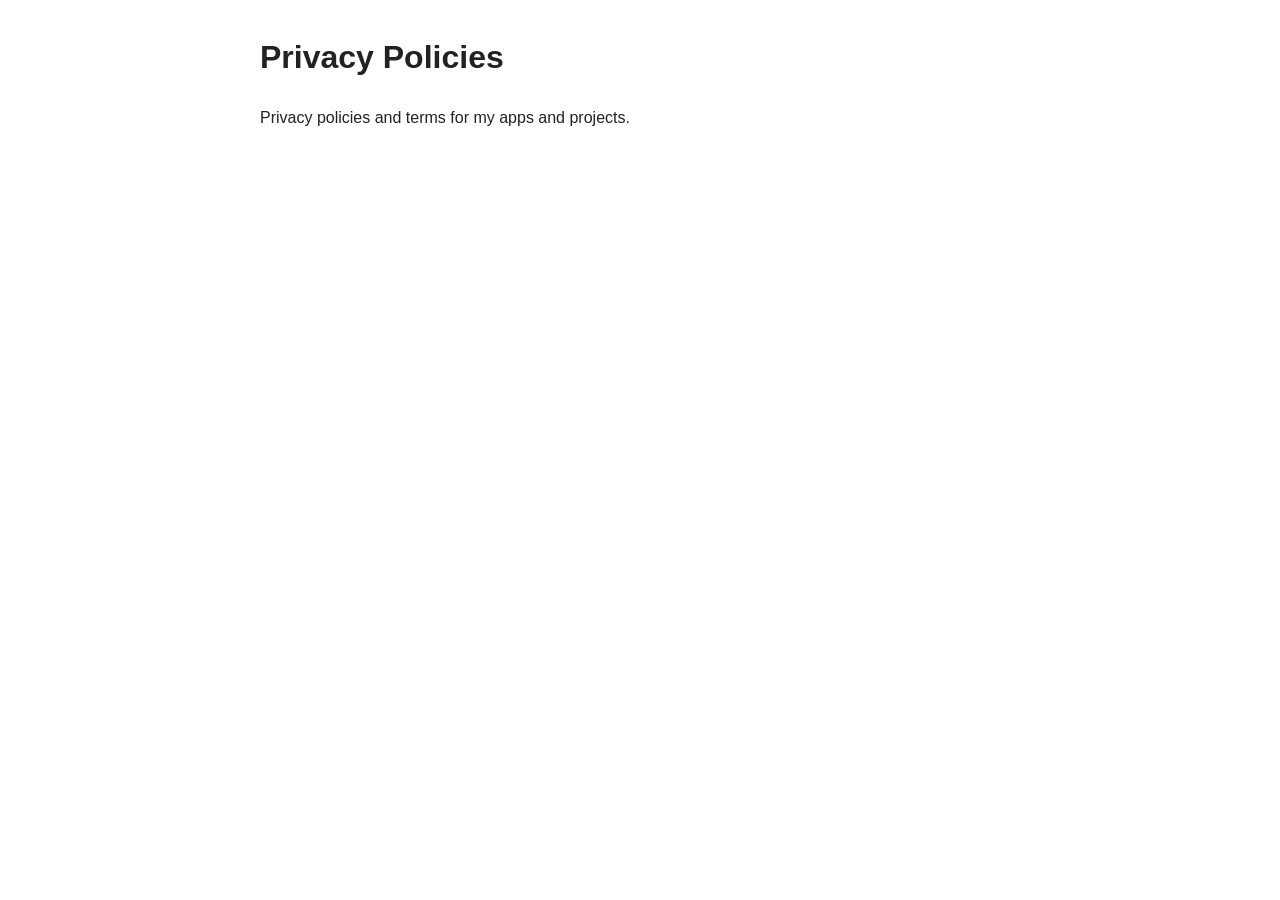
<file: index.html>
<!DOCTYPE html>
<html lang="en">
<head>
  <meta charset="UTF-8">
  <meta name="viewport" content="width=device-width, initial-scale=1.0">
  <title>Privacy Policies</title>
  <link rel="stylesheet" href="style.css">
</head>
<body>
  <main>
    <h1>Privacy Policies</h1>
    <p>Privacy policies and terms for my apps and projects.</p>

    <ul class="list">
      <!-- LIST:START -->
      <!-- LIST:END -->
    </ul>
  </main>
</body>
</html>
</file>
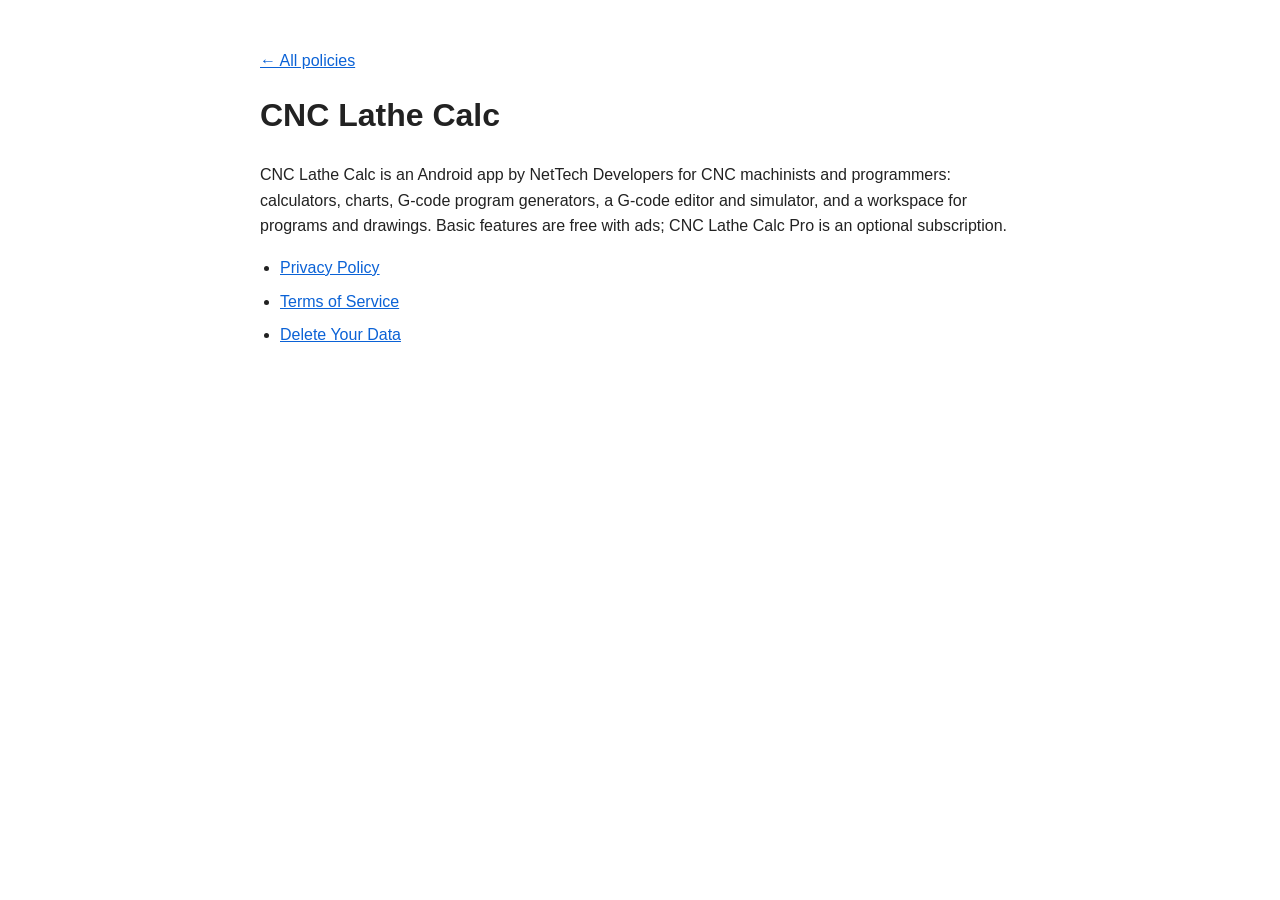
<file: cnc-lathe-calc/index.html>
<!DOCTYPE html>
<html lang="en">
<head>
  <meta charset="UTF-8">
  <meta name="viewport" content="width=device-width, initial-scale=1.0">
  <title>CNC Lathe Calc</title>
  <link rel="stylesheet" href="../style.css">
</head>
<body>
  <main>
    <p><a href="../">&larr; All policies</a></p>

    <h1>CNC Lathe Calc</h1>
    <p>CNC Lathe Calc is an Android app by NetTech Developers for CNC machinists and programmers: calculators, charts,
      G-code program generators, a G-code editor and simulator, and a workspace for programs and drawings. Basic
      features are free with ads; CNC Lathe Calc Pro is an optional subscription.</p>

    <ul class="list">
      <li><a href="privacy/">Privacy Policy</a></li>
      <li><a href="terms/">Terms of Service</a></li>
      <li><a href="delete-data/">Delete Your Data</a></li>
    </ul>
  </main>
</body>
</html>
</file>
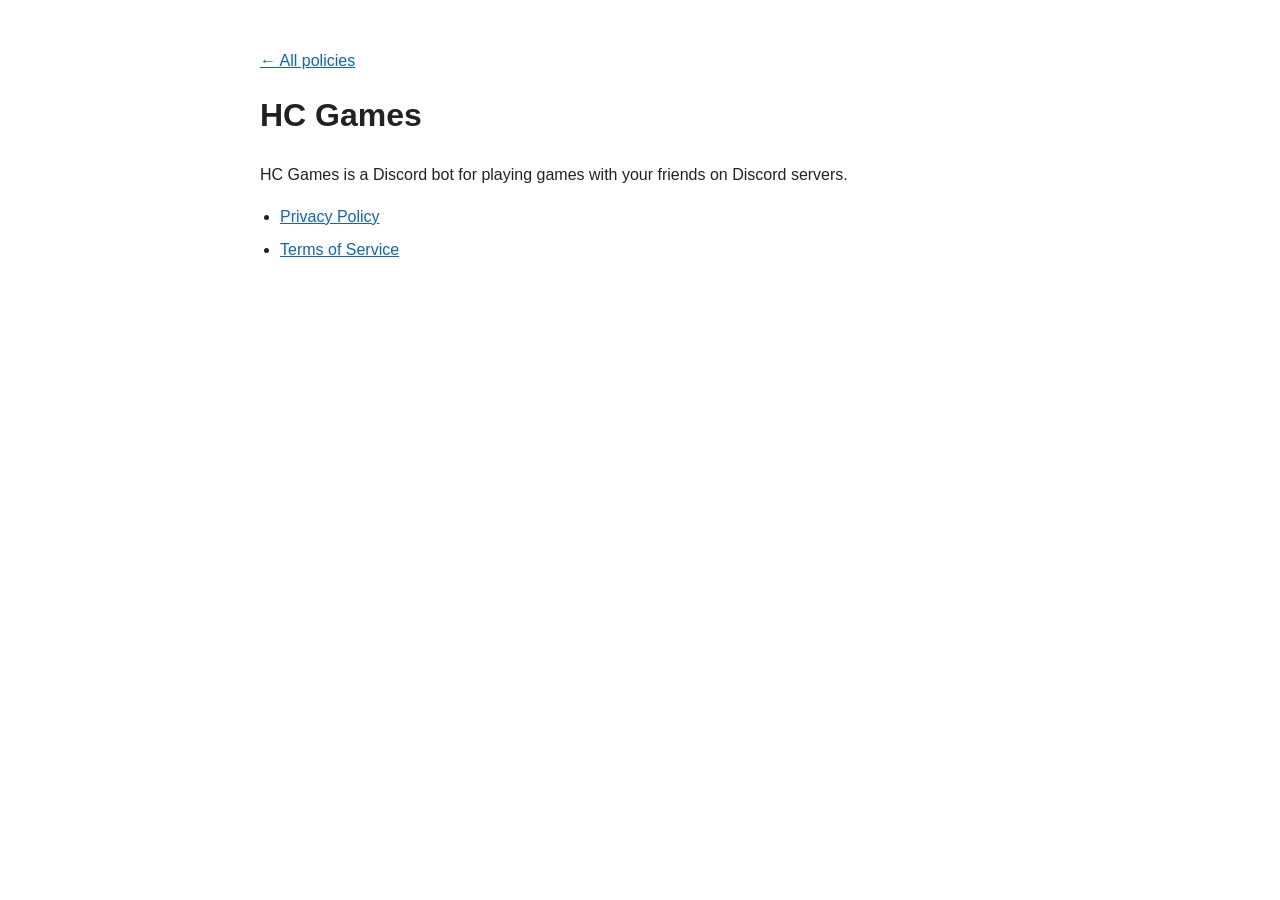
<file: hc-games/index.html>
<!DOCTYPE html>
<html lang="en">
<head>
  <meta charset="UTF-8">
  <meta name="viewport" content="width=device-width, initial-scale=1.0">
  <title>HC Games</title>
  <link rel="stylesheet" href="../style.css">
</head>
<body>
  <main>
    <p><a href="../">&larr; All policies</a></p>

    <h1>HC Games</h1>
    <p>HC Games is a Discord bot for playing games with your friends on Discord servers.</p>

    <ul class="list">
      <li><a href="privacy/">Privacy Policy</a></li>
      <li><a href="terms/">Terms of Service</a></li>
    </ul>
  </main>
</body>
</html>
</file>
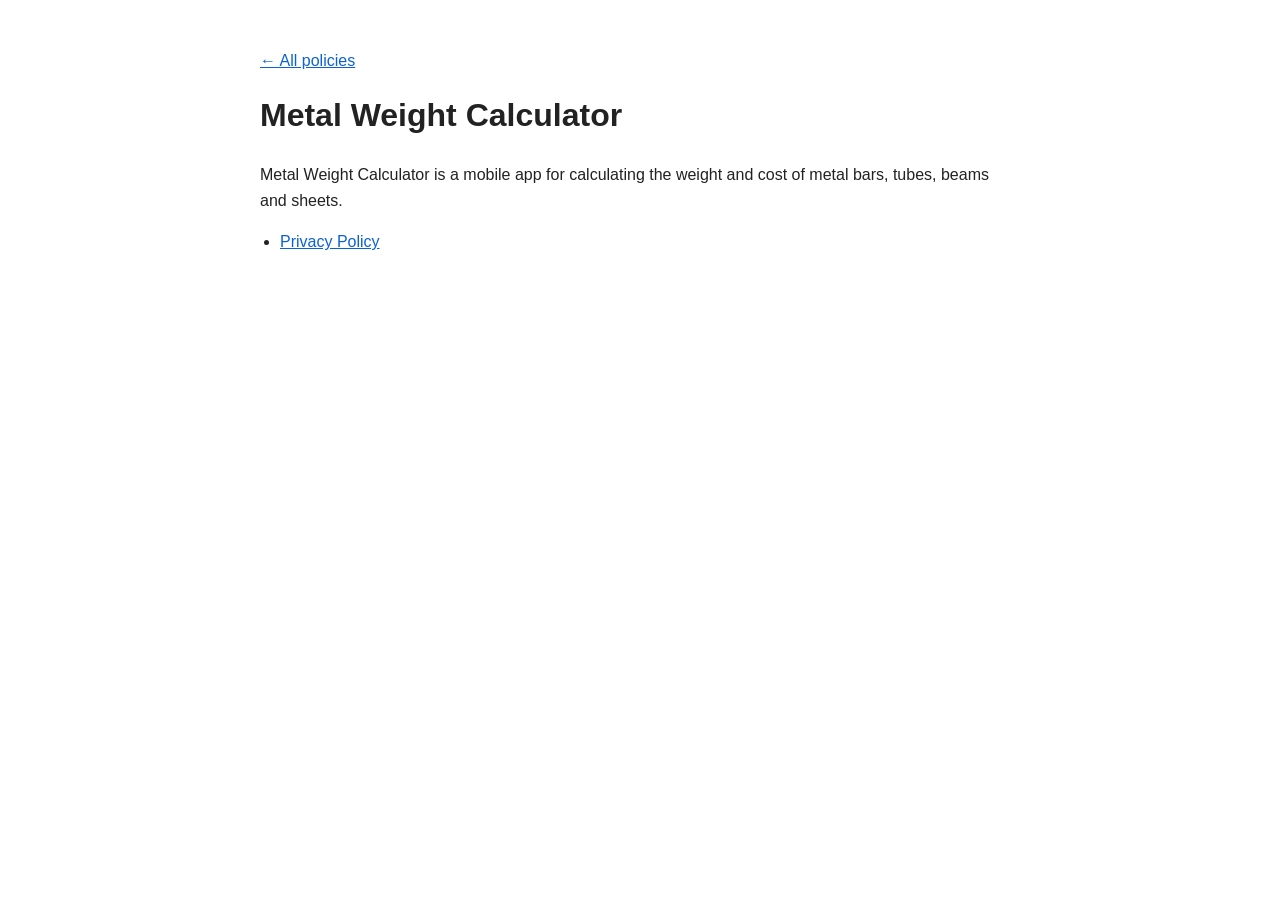
<file: metal-weight-calculator/index.html>
<!DOCTYPE html>
<html lang="en">
<head>
  <meta charset="UTF-8">
  <meta name="viewport" content="width=device-width, initial-scale=1.0">
  <title>Metal Weight Calculator</title>
  <link rel="stylesheet" href="../style.css">
</head>
<body>
  <main>
    <p><a href="../">&larr; All policies</a></p>

    <h1>Metal Weight Calculator</h1>
    <p>Metal Weight Calculator is a mobile app for calculating the weight and cost of metal bars, tubes, beams and sheets.</p>

    <ul class="list">
      <li><a href="privacy/">Privacy Policy</a></li>
    </ul>
  </main>
</body>
</html>
</file>
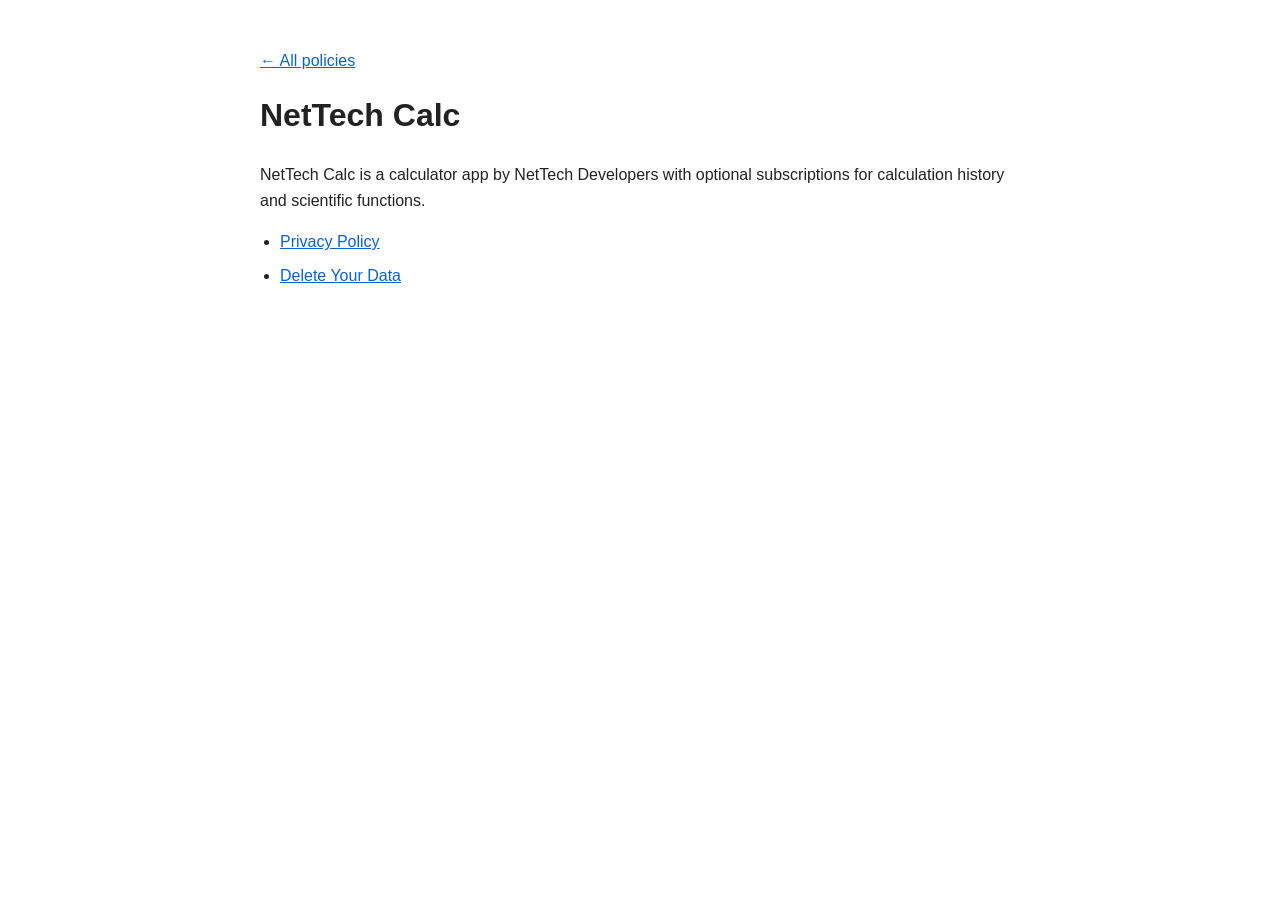
<file: nettech-calc/index.html>
<!DOCTYPE html>
<html lang="en">
<head>
  <meta charset="UTF-8">
  <meta name="viewport" content="width=device-width, initial-scale=1.0">
  <title>NetTech Calc</title>
  <link rel="stylesheet" href="../style.css">
</head>
<body>
  <main>
    <p><a href="../">&larr; All policies</a></p>

    <h1>NetTech Calc</h1>
    <p>NetTech Calc is a calculator app by NetTech Developers with optional subscriptions for calculation history and scientific functions.</p>

    <ul class="list">
      <li><a href="privacy/">Privacy Policy</a></li>
      <li><a href="delete-data/">Delete Your Data</a></li>
    </ul>
  </main>
</body>
</html>
</file>
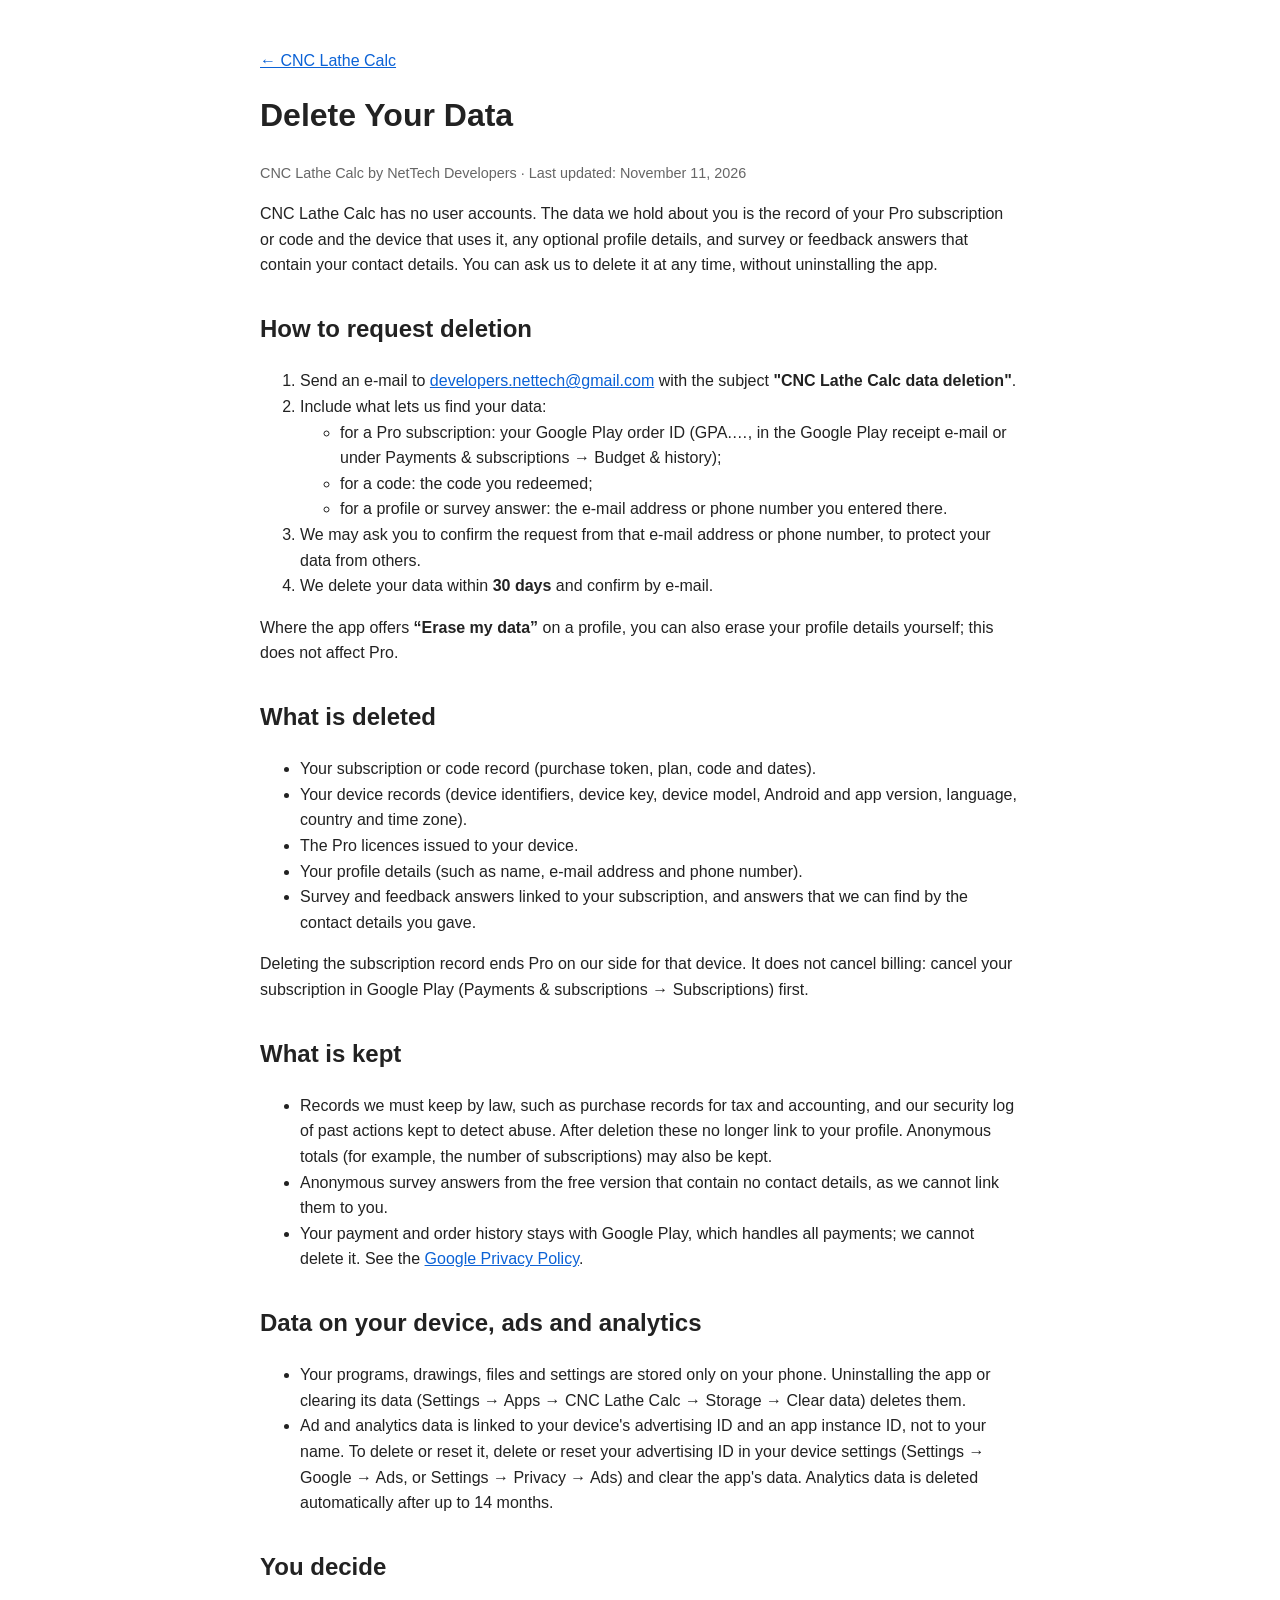
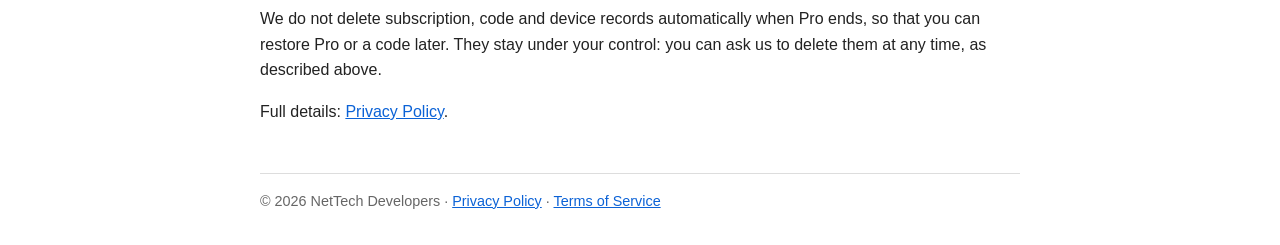
<file: cnc-lathe-calc/delete-data/index.html>
<!DOCTYPE html>
<html lang="en">

<head>
  <meta charset="UTF-8">
  <meta name="viewport" content="width=device-width, initial-scale=1.0">
  <title>CNC Lathe Calc - Delete Your Data</title>
  <link rel="stylesheet" href="../../style.css">
</head>

<body>
  <main>
    <p><a href="../">&larr; CNC Lathe Calc</a></p>

    <h1>Delete Your Data</h1>
    <p class="muted">CNC Lathe Calc by NetTech Developers &middot; Last updated: November 11, 2026</p>

    <p>
      CNC Lathe Calc has no user accounts. The data we hold about you is the
      record of your Pro subscription or code and the device that uses it,
      any optional profile details, and survey or feedback answers that
      contain your contact details. You can ask us to delete it at any time,
      without uninstalling the app.
    </p>

    <h2>How to request deletion</h2>
    <ol>
      <li>Send an e-mail to
        <a href="mailto:developers.nettech@gmail.com?subject=CNC%20Lathe%20Calc%20data%20deletion">developers.nettech@gmail.com</a>
        with the subject <strong>"CNC Lathe Calc data deletion"</strong>.</li>
      <li>Include what lets us find your data:
        <ul>
          <li>for a Pro subscription: your Google Play order ID (GPA.&hellip;, in the Google Play receipt e-mail or
            under Payments &amp; subscriptions &rarr; Budget &amp; history);</li>
          <li>for a code: the code you redeemed;</li>
          <li>for a profile or survey answer: the e-mail address or phone number you entered there.</li>
        </ul>
      </li>
      <li>We may ask you to confirm the request from that e-mail address or
        phone number, to protect your data from others.</li>
      <li>We delete your data within <strong>30 days</strong> and confirm by e-mail.</li>
    </ol>
    <p>
      Where the app offers <strong>&ldquo;Erase my data&rdquo;</strong> on a
      profile, you can also erase your profile details yourself; this does
      not affect Pro.
    </p>

    <h2>What is deleted</h2>
    <ul>
      <li>Your subscription or code record (purchase token, plan, code and dates).</li>
      <li>Your device records (device identifiers, device key, device model, Android and app version, language,
        country and time zone).</li>
      <li>The Pro licences issued to your device.</li>
      <li>Your profile details (such as name, e-mail address and phone number).</li>
      <li>Survey and feedback answers linked to your subscription, and answers that we can find by the contact details
        you gave.</li>
    </ul>
    <p>
      Deleting the subscription record ends Pro on our side for that
      device. It does not cancel billing: cancel your subscription in Google
      Play (Payments &amp; subscriptions &rarr; Subscriptions) first.
    </p>

    <h2>What is kept</h2>
    <ul>
      <li>Records we must keep by law, such as purchase records for tax and accounting, and our security log of past
        actions kept to detect abuse. After deletion these no longer link to your profile. Anonymous totals (for
        example, the number of subscriptions) may also be kept.</li>
      <li>Anonymous survey answers from the free version that contain no contact details, as we cannot link them to
        you.</li>
      <li>Your payment and order history stays with Google Play, which handles all payments; we cannot delete it. See
        the <a href="https://policies.google.com/privacy" target="_blank" rel="noopener">Google Privacy Policy</a>.
      </li>
    </ul>

    <h2>Data on your device, ads and analytics</h2>
    <ul>
      <li>Your programs, drawings, files and settings are stored only on your phone. Uninstalling the app or clearing
        its data (Settings &rarr; Apps &rarr; CNC Lathe Calc &rarr; Storage &rarr; Clear data) deletes them.</li>
      <li>Ad and analytics data is linked to your device's advertising ID and an app instance ID, not to your name. To
        delete or reset it, delete or reset your advertising ID in your device settings (Settings &rarr; Google &rarr;
        Ads, or Settings &rarr; Privacy &rarr; Ads) and clear the app's data. Analytics data is deleted automatically
        after up to 14 months.</li>
    </ul>

    <h2>You decide</h2>
    <p>
      We do not delete subscription, code and device records automatically
      when Pro ends, so that you can restore Pro or a code later. They stay
      under your control: you can ask us to delete them at any time, as
      described above.
    </p>

    <p>Full details: <a href="../privacy/">Privacy Policy</a>.</p>

    <footer class="muted">
      &copy; 2026 NetTech Developers &middot; <a href="../privacy/">Privacy Policy</a> &middot;
      <a href="../terms/">Terms of Service</a>
    </footer>
  </main>
</body>

</html>
</file>
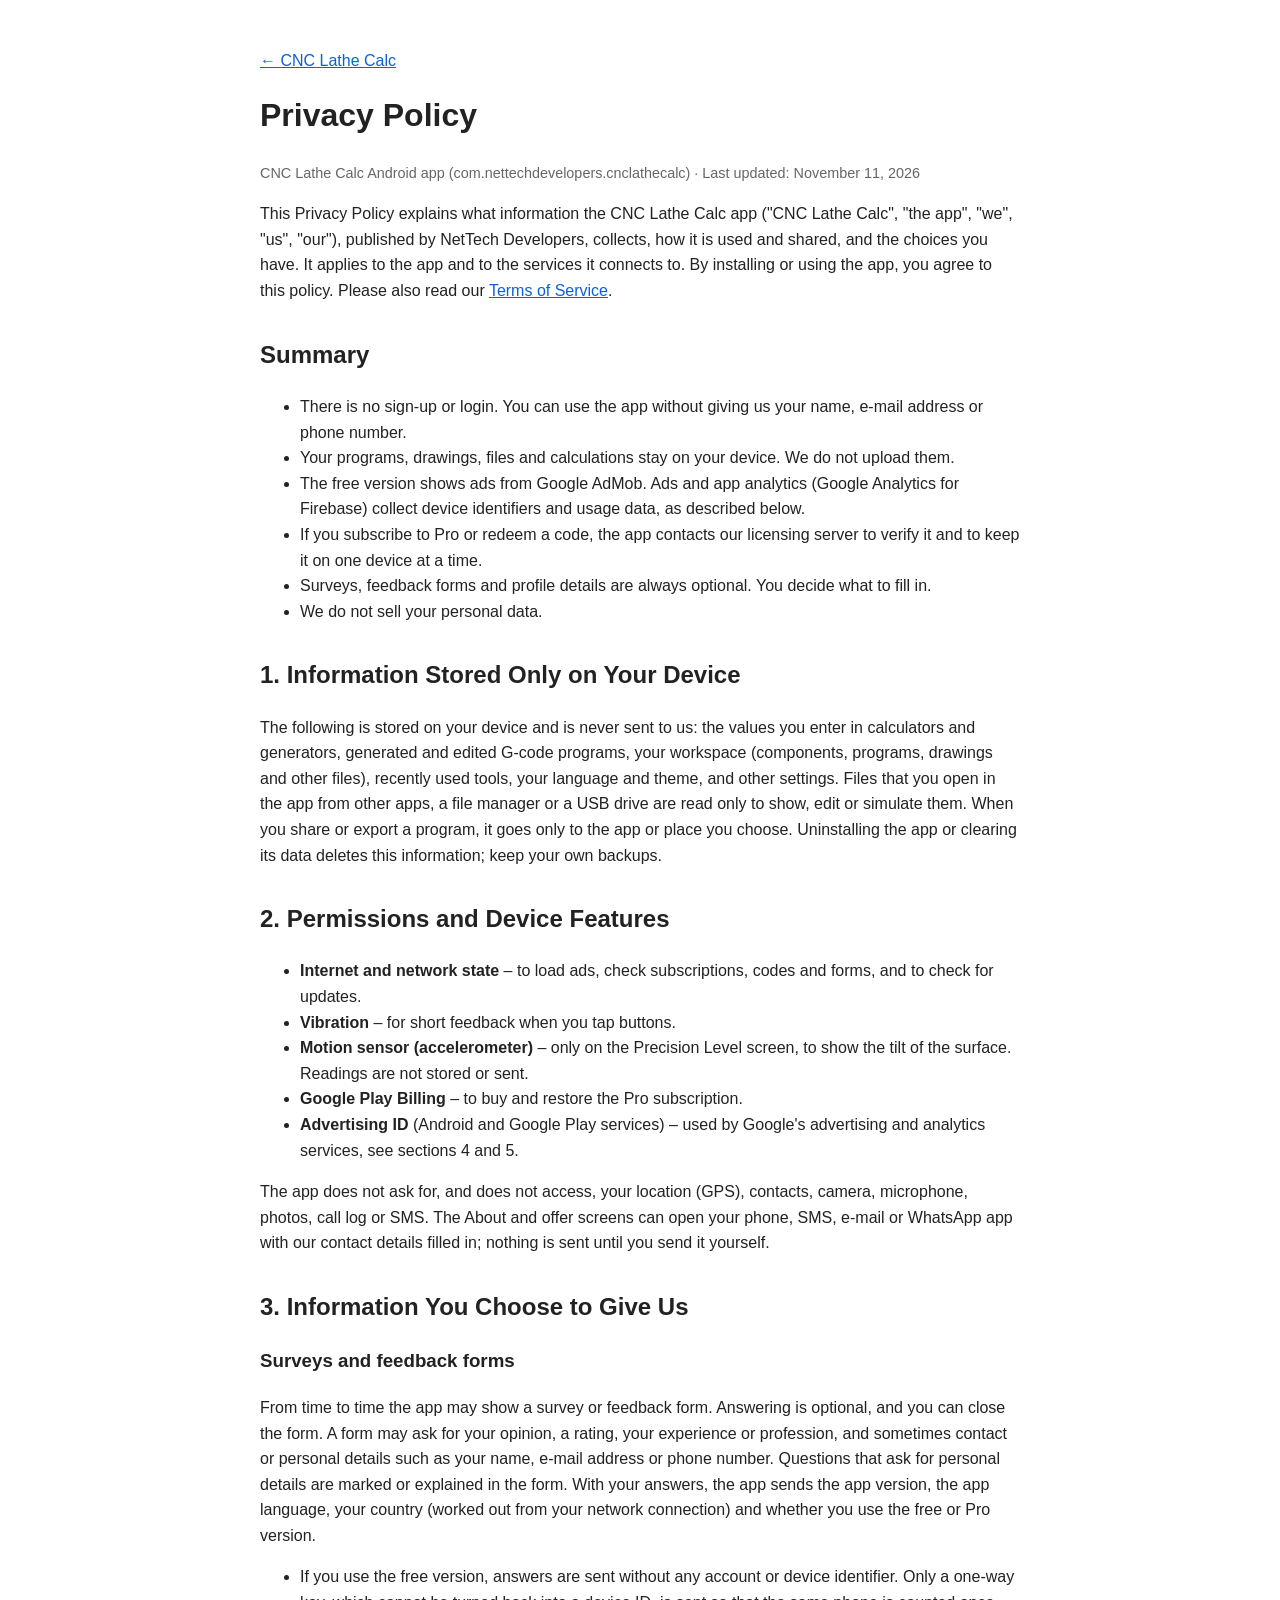
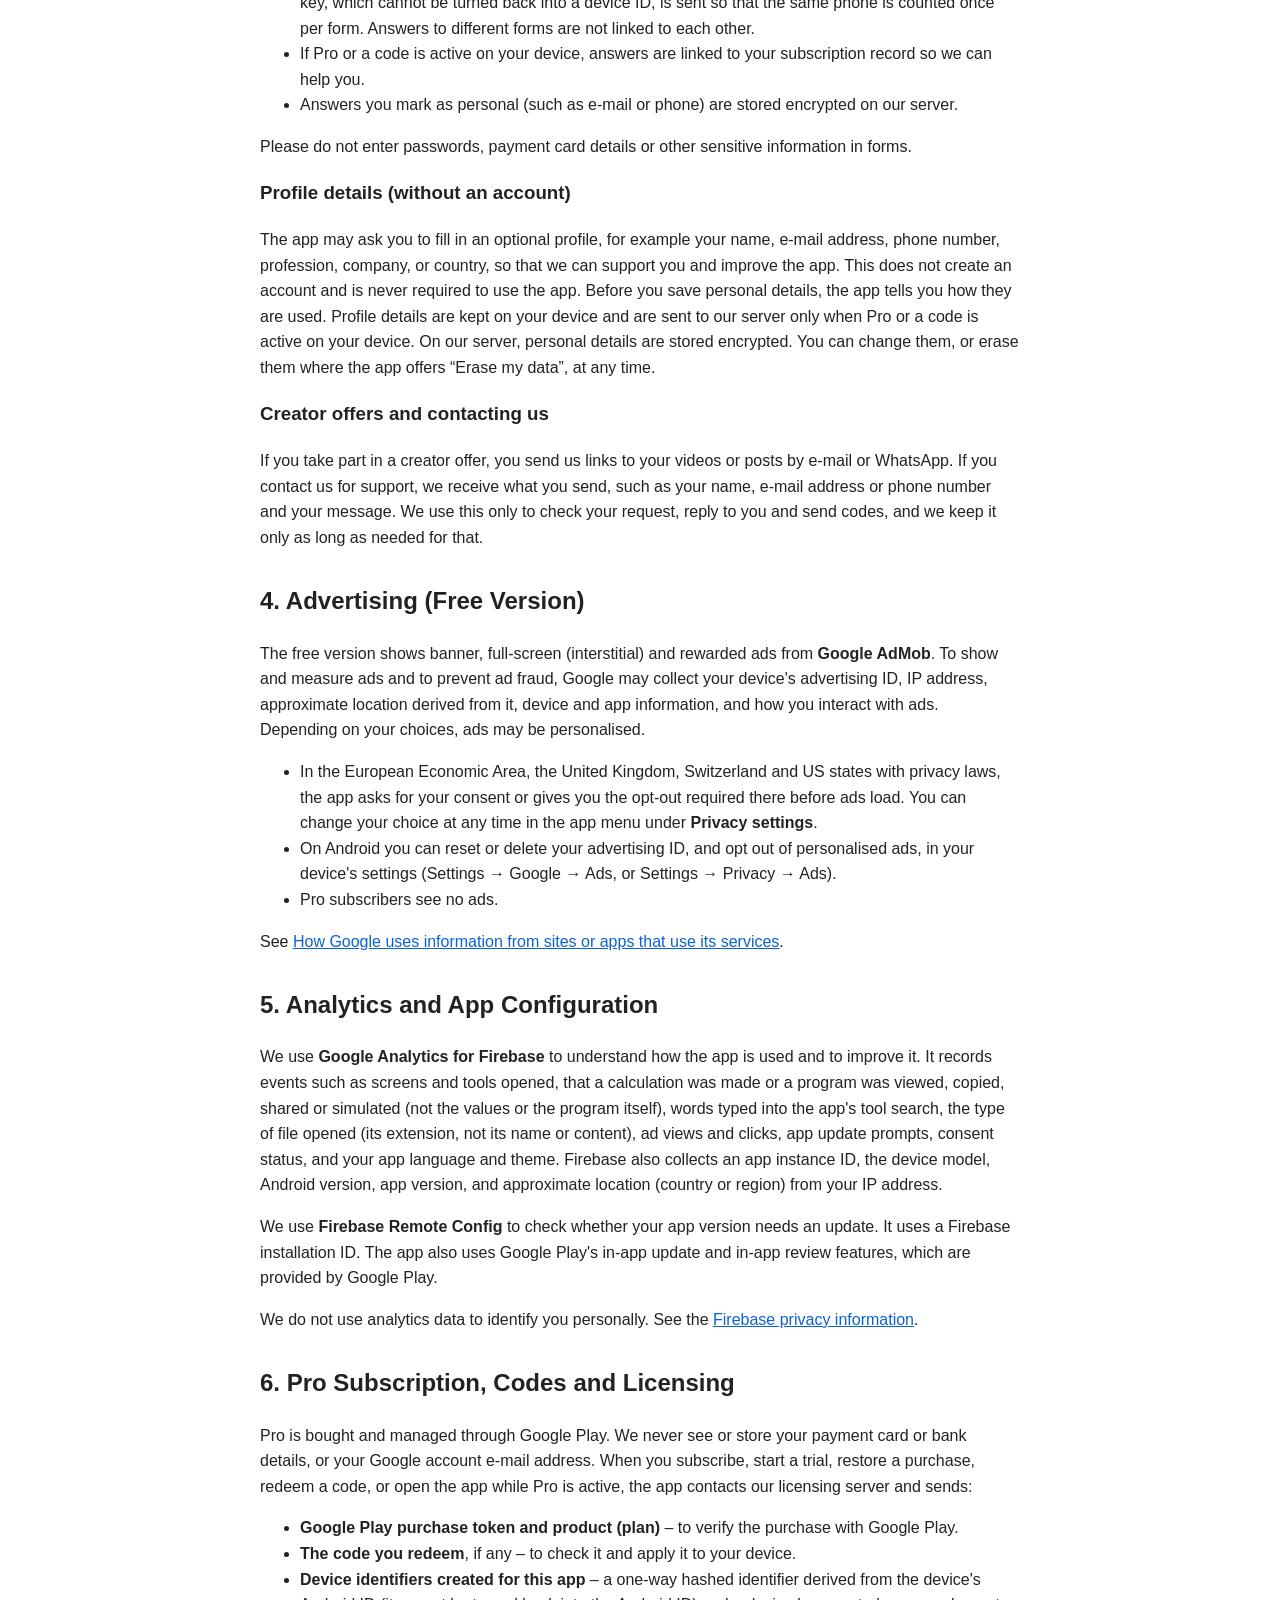
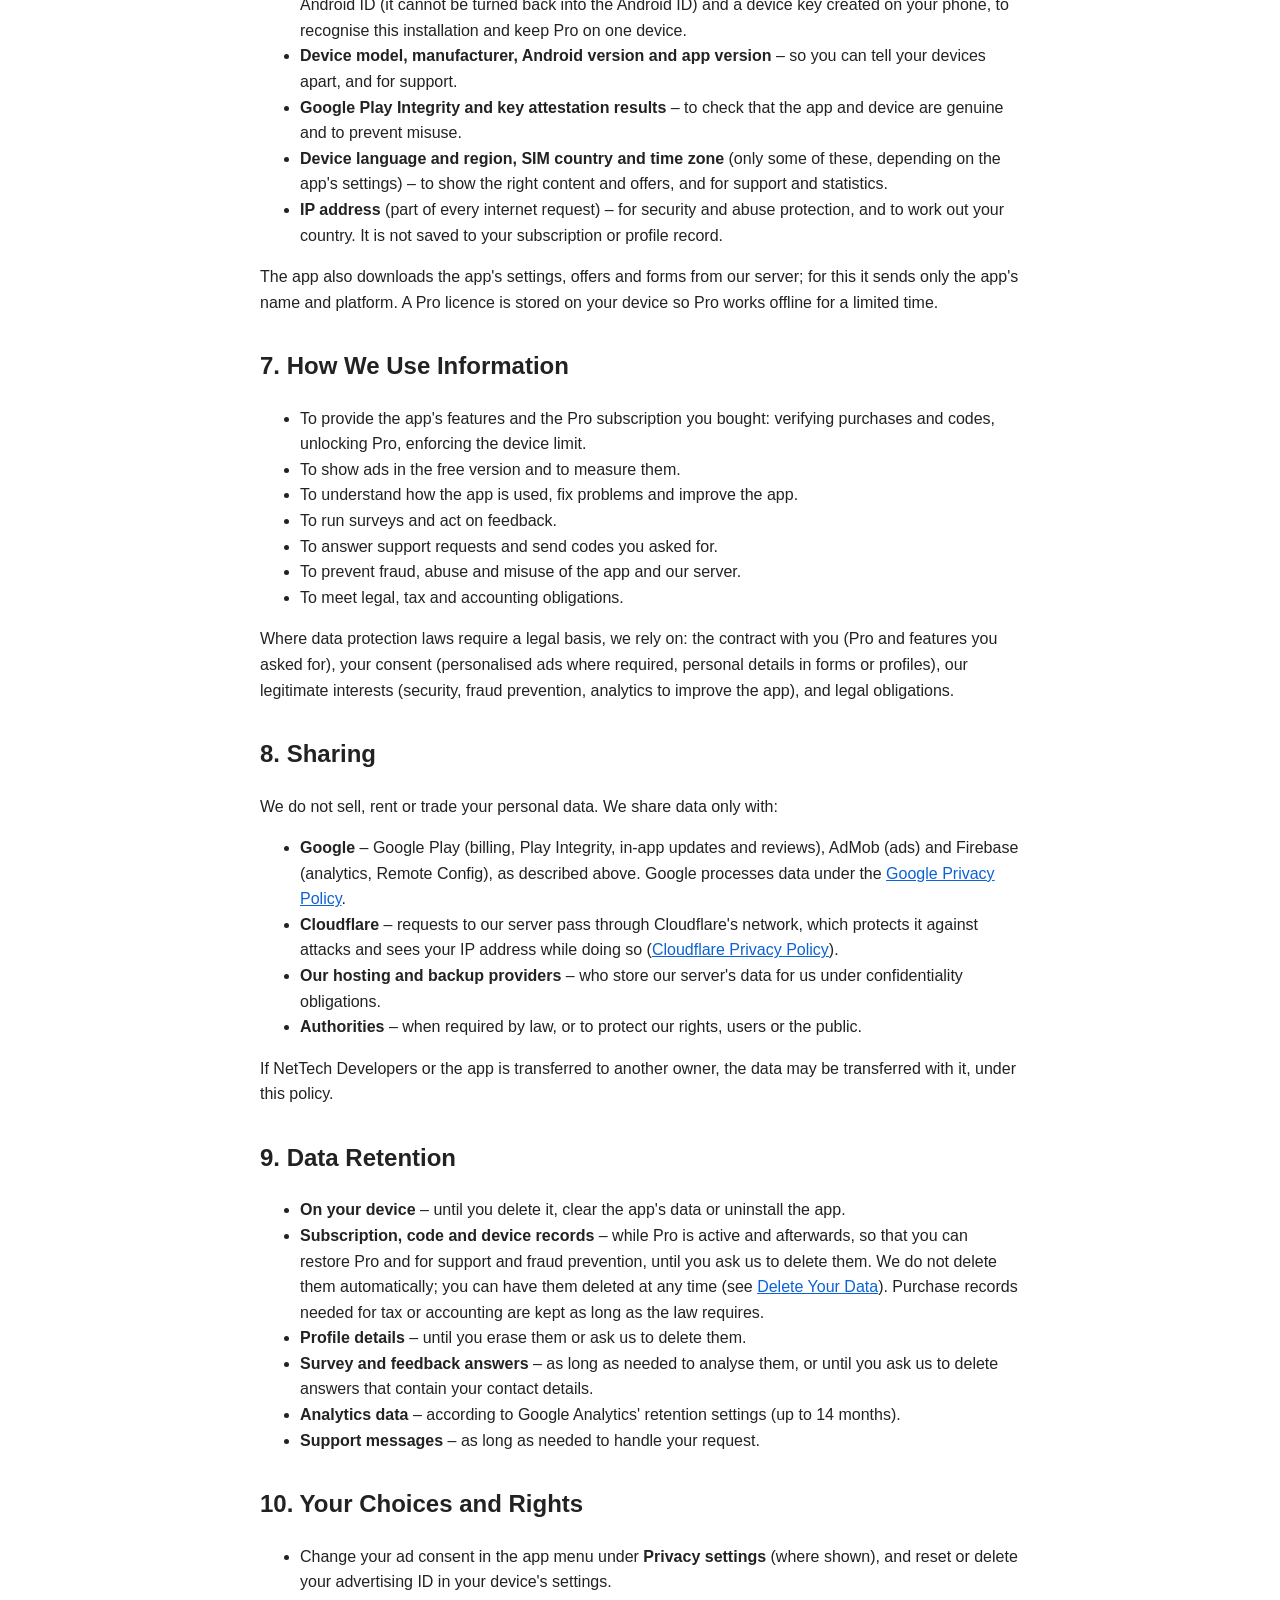
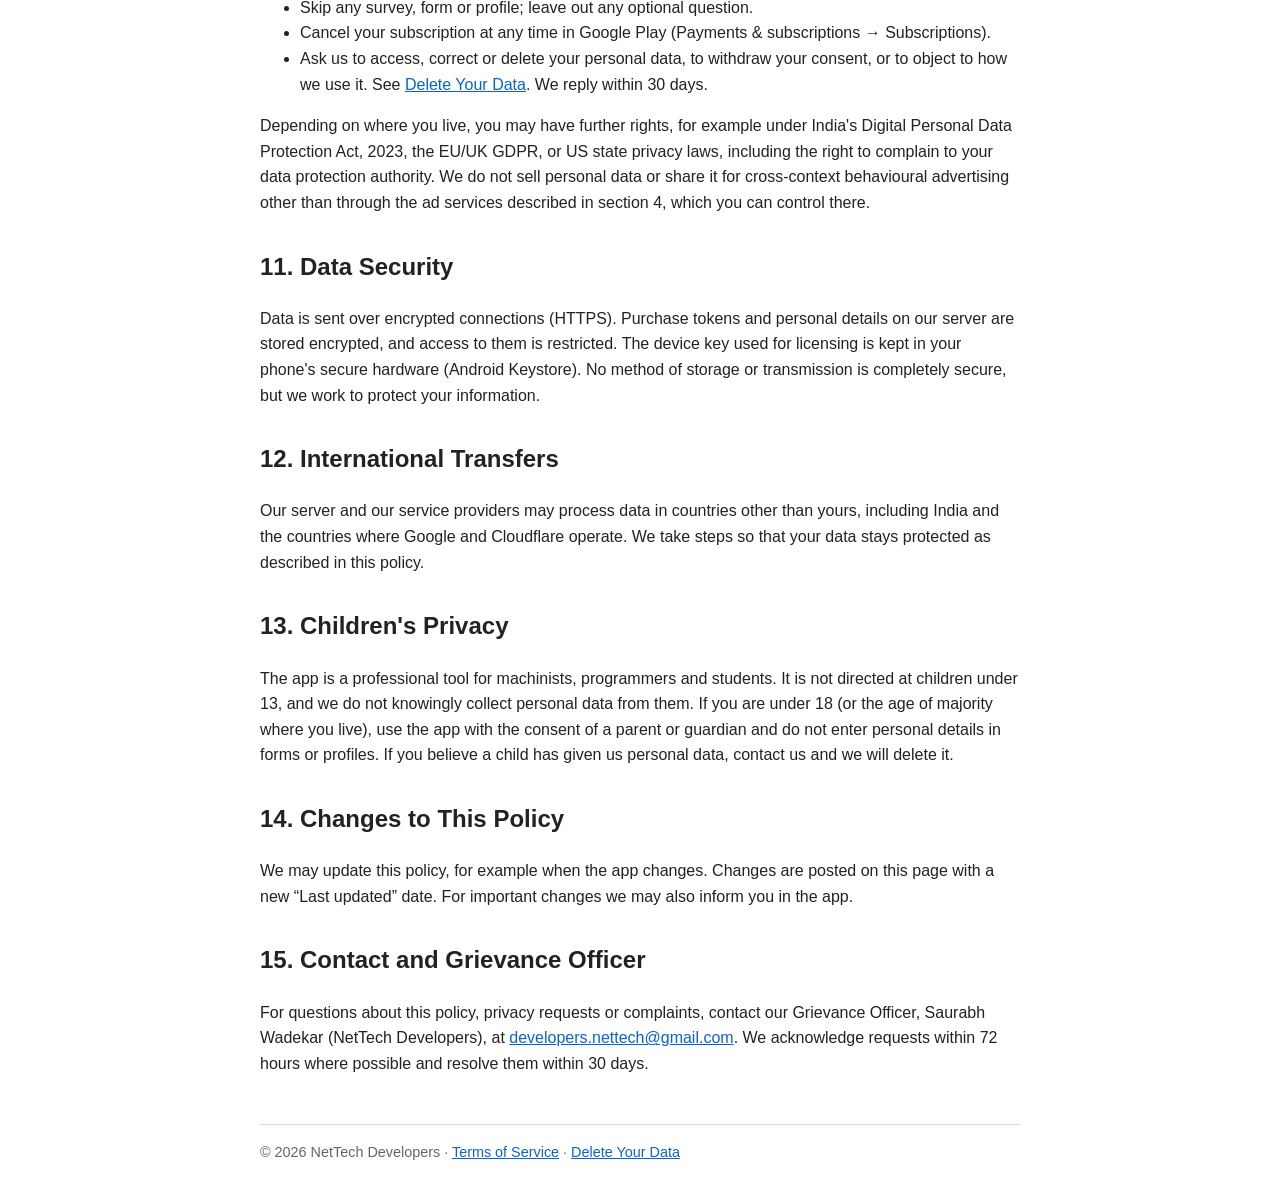
<file: cnc-lathe-calc/privacy/index.html>
<!DOCTYPE html>
<html lang="en">

<head>
  <meta charset="UTF-8">
  <meta name="viewport" content="width=device-width, initial-scale=1.0">
  <title>CNC Lathe Calc - Privacy Policy</title>
  <link rel="stylesheet" href="../../style.css">
</head>

<body>
  <main>
    <p><a href="../">&larr; CNC Lathe Calc</a></p>

    <h1>Privacy Policy</h1>
    <p class="muted">CNC Lathe Calc Android app (com.nettechdevelopers.cnclathecalc) &middot; Last updated: November 11,
      2026</p>

    <p>
      This Privacy Policy explains what information the CNC Lathe Calc app
      ("CNC Lathe Calc", "the app", "we", "us", "our"), published by NetTech
      Developers, collects, how it is used and shared, and the choices you
      have. It applies to the app and to the services it connects to. By
      installing or using the app, you agree to this policy. Please also read
      our <a href="../terms/">Terms of Service</a>.
    </p>

    <h2>Summary</h2>
    <ul>
      <li>There is no sign-up or login. You can use the app without giving us your name, e-mail address or phone
        number.</li>
      <li>Your programs, drawings, files and calculations stay on your device. We do not upload them.</li>
      <li>The free version shows ads from Google AdMob. Ads and app analytics (Google Analytics for Firebase) collect
        device identifiers and usage data, as described below.</li>
      <li>If you subscribe to Pro or redeem a code, the app contacts our licensing server to verify it and to keep it
        on one device at a time.</li>
      <li>Surveys, feedback forms and profile details are always optional. You decide what to fill in.</li>
      <li>We do not sell your personal data.</li>
    </ul>

    <h2>1. Information Stored Only on Your Device</h2>
    <p>
      The following is stored on your device and is never sent to us:
      the values you enter in calculators and generators, generated and
      edited G-code programs, your workspace (components, programs, drawings
      and other files), recently used tools, your language and theme, and
      other settings. Files that you open in the app from other apps, a file
      manager or a USB drive are read only to show, edit or simulate them.
      When you share or export a program, it goes only to the app or place
      you choose. Uninstalling the app or clearing its data deletes this
      information; keep your own backups.
    </p>

    <h2>2. Permissions and Device Features</h2>
    <ul>
      <li><strong>Internet and network state</strong> &ndash; to load ads, check subscriptions, codes and forms,
        and to check for updates.</li>
      <li><strong>Vibration</strong> &ndash; for short feedback when you tap buttons.</li>
      <li><strong>Motion sensor (accelerometer)</strong> &ndash; only on the Precision Level screen, to show the tilt
        of the surface. Readings are not stored or sent.</li>
      <li><strong>Google Play Billing</strong> &ndash; to buy and restore the Pro subscription.</li>
      <li><strong>Advertising ID</strong> (Android and Google Play services) &ndash; used by Google's advertising
        and analytics services, see sections 4 and 5.</li>
    </ul>
    <p>
      The app does not ask for, and does not access, your location (GPS),
      contacts, camera, microphone, photos, call log or SMS. The About and
      offer screens can open your phone, SMS, e-mail or WhatsApp app with our
      contact details filled in; nothing is sent until you send it yourself.
    </p>

    <h2>3. Information You Choose to Give Us</h2>

    <h3>Surveys and feedback forms</h3>
    <p>
      From time to time the app may show a survey or feedback form. Answering
      is optional, and you can close the form. A form may ask for your
      opinion, a rating, your experience or profession, and sometimes contact
      or personal details such as your name, e-mail address or phone number.
      Questions that ask for personal details are marked or explained in the
      form. With your answers, the app sends the app version, the app
      language, your country (worked out from your network connection) and
      whether you use the free or Pro version.
    </p>
    <ul>
      <li>If you use the free version, answers are sent without any account or device identifier. Only a one-way key,
        which cannot be turned back into a device ID, is sent so that the same phone is counted once per form. Answers
        to different forms are not linked to each other.</li>
      <li>If Pro or a code is active on your device, answers are linked to your subscription record so we can help
        you.</li>
      <li>Answers you mark as personal (such as e-mail or phone) are stored encrypted on our server.</li>
    </ul>
    <p>Please do not enter passwords, payment card details or other sensitive information in forms.</p>

    <h3>Profile details (without an account)</h3>
    <p>
      The app may ask you to fill in an optional profile, for example your
      name, e-mail address, phone number, profession, company, or country,
      so that we can support you and improve the app. This does not create an
      account and is never required to use the app. Before you save personal
      details, the app tells you how they are used. Profile details are kept
      on your device and are sent to our server only when Pro or a code is
      active on your device. On our server, personal details are stored
      encrypted. You can change them, or erase them where the app offers
      &ldquo;Erase my data&rdquo;, at any time.
    </p>

    <h3>Creator offers and contacting us</h3>
    <p>
      If you take part in a creator offer, you send us links to your videos
      or posts by e-mail or WhatsApp. If you contact us for support, we
      receive what you send, such as your name, e-mail address or phone
      number and your message. We use this only to check your request,
      reply to you and send codes, and we keep it only as long as needed for
      that.
    </p>

    <h2>4. Advertising (Free Version)</h2>
    <p>
      The free version shows banner, full-screen (interstitial) and
      rewarded ads from <strong>Google AdMob</strong>. To show and measure
      ads and to prevent ad fraud, Google may collect your device's
      advertising ID, IP address, approximate location derived from it,
      device and app information, and how you interact with ads. Depending on
      your choices, ads may be personalised.
    </p>
    <ul>
      <li>In the European Economic Area, the United Kingdom, Switzerland and US states with privacy laws, the app
        asks for your consent or gives you the opt-out required there before ads load. You can change your choice at
        any time in the app menu under <strong>Privacy settings</strong>.</li>
      <li>On Android you can reset or delete your advertising ID, and opt out of personalised ads, in your device's
        settings (Settings &rarr; Google &rarr; Ads, or Settings &rarr; Privacy &rarr; Ads).</li>
      <li>Pro subscribers see no ads.</li>
    </ul>
    <p>
      See <a href="https://policies.google.com/technologies/partner-sites" target="_blank" rel="noopener">How Google
        uses information from sites or apps that use its services</a>.
    </p>

    <h2>5. Analytics and App Configuration</h2>
    <p>
      We use <strong>Google Analytics for Firebase</strong> to understand
      how the app is used and to improve it. It records events such as
      screens and tools opened, that a calculation was made or a program was
      viewed, copied, shared or simulated (not the values or the program
      itself), words typed into the app's tool search, the type of file
      opened (its extension, not its name or content), ad views and clicks,
      app update prompts, consent status, and your app language and theme.
      Firebase also collects an app instance ID, the device model, Android
      version, app version, and approximate location (country or region) from
      your IP address.
    </p>
    <p>
      We use <strong>Firebase Remote Config</strong> to check whether your
      app version needs an update. It uses a Firebase installation ID.
      The app also uses Google Play's in-app update and in-app review
      features, which are provided by Google Play.
    </p>
    <p>
      We do not use analytics data to identify you personally. See the
      <a href="https://firebase.google.com/support/privacy" target="_blank" rel="noopener">Firebase privacy
        information</a>.
    </p>

    <h2>6. Pro Subscription, Codes and Licensing</h2>
    <p>
      Pro is bought and managed through Google Play. We never see or store
      your payment card or bank details, or your Google account e-mail
      address. When you subscribe, start a trial, restore a purchase, redeem a
      code, or open the app while Pro is active, the app contacts our
      licensing server and sends:
    </p>
    <ul>
      <li><strong>Google Play purchase token and product (plan)</strong> &ndash; to verify the purchase with Google
        Play.</li>
      <li><strong>The code you redeem</strong>, if any &ndash; to check it and apply it to your device.</li>
      <li><strong>Device identifiers created for this app</strong> &ndash; a one-way hashed identifier derived from the
        device's Android ID (it cannot be turned back into the Android ID) and a device key created on your phone, to
        recognise this installation and keep Pro on one device.</li>
      <li><strong>Device model, manufacturer, Android version and app version</strong> &ndash; so you can tell your
        devices apart, and for support.</li>
      <li><strong>Google Play Integrity and key attestation results</strong> &ndash; to check that the app and device
        are genuine and to prevent misuse.</li>
      <li><strong>Device language and region, SIM country and time zone</strong> (only some of these, depending on the
        app's settings) &ndash; to show the right content and offers, and for support and statistics.</li>
      <li><strong>IP address</strong> (part of every internet request) &ndash; for security and abuse protection, and
        to work out your country. It is not saved to your subscription or profile record.</li>
    </ul>
    <p>
      The app also downloads the app's settings, offers and forms from our
      server; for this it sends only the app's name and platform. A Pro
      licence is stored on your device so Pro works offline for a limited
      time.
    </p>

    <h2>7. How We Use Information</h2>
    <ul>
      <li>To provide the app's features and the Pro subscription you bought: verifying purchases and codes, unlocking
        Pro, enforcing the device limit.</li>
      <li>To show ads in the free version and to measure them.</li>
      <li>To understand how the app is used, fix problems and improve the app.</li>
      <li>To run surveys and act on feedback.</li>
      <li>To answer support requests and send codes you asked for.</li>
      <li>To prevent fraud, abuse and misuse of the app and our server.</li>
      <li>To meet legal, tax and accounting obligations.</li>
    </ul>
    <p>
      Where data protection laws require a legal basis, we rely on: the
      contract with you (Pro and features you asked for), your consent
      (personalised ads where required, personal details in forms or
      profiles), our legitimate interests (security, fraud prevention,
      analytics to improve the app), and legal obligations.
    </p>

    <h2>8. Sharing</h2>
    <p>We do not sell, rent or trade your personal data. We share data only with:</p>
    <ul>
      <li><strong>Google</strong> &ndash; Google Play (billing, Play Integrity, in-app updates and reviews), AdMob
        (ads) and Firebase (analytics, Remote Config), as described above. Google processes data under the
        <a href="https://policies.google.com/privacy" target="_blank" rel="noopener">Google Privacy Policy</a>.</li>
      <li><strong>Cloudflare</strong> &ndash; requests to our server pass through Cloudflare's network, which protects
        it against attacks and sees your IP address while doing so
        (<a href="https://www.cloudflare.com/privacypolicy/" target="_blank" rel="noopener">Cloudflare Privacy
          Policy</a>).</li>
      <li><strong>Our hosting and backup providers</strong> &ndash; who store our server's data for us under
        confidentiality obligations.</li>
      <li><strong>Authorities</strong> &ndash; when required by law, or to protect our rights, users or the public.
      </li>
    </ul>
    <p>
      If NetTech Developers or the app is transferred to another owner, the
      data may be transferred with it, under this policy.
    </p>

    <h2>9. Data Retention</h2>
    <ul>
      <li><strong>On your device</strong> &ndash; until you delete it, clear the app's data or uninstall the app.</li>
      <li><strong>Subscription, code and device records</strong> &ndash; while Pro is active and afterwards, so that
        you can restore Pro and for support and fraud prevention, until you ask us to delete them. We do not delete
        them automatically; you can have them deleted at any time (see <a href="../delete-data/">Delete Your
          Data</a>). Purchase records needed for tax or accounting are kept as long as the law requires.</li>
      <li><strong>Profile details</strong> &ndash; until you erase them or ask us to delete them.</li>
      <li><strong>Survey and feedback answers</strong> &ndash; as long as needed to analyse them, or until you ask us
        to delete answers that contain your contact details.</li>
      <li><strong>Analytics data</strong> &ndash; according to Google Analytics' retention settings (up to 14
        months).</li>
      <li><strong>Support messages</strong> &ndash; as long as needed to handle your request.</li>
    </ul>

    <h2>10. Your Choices and Rights</h2>
    <ul>
      <li>Change your ad consent in the app menu under <strong>Privacy settings</strong> (where shown), and reset or
        delete your advertising ID in your device's settings.</li>
      <li>Skip any survey, form or profile; leave out any optional question.</li>
      <li>Cancel your subscription at any time in Google Play (Payments &amp; subscriptions &rarr; Subscriptions).</li>
      <li>Ask us to access, correct or delete your personal data, to withdraw your consent, or to object to how we use
        it. See <a href="../delete-data/">Delete Your Data</a>. We reply within 30 days.</li>
    </ul>
    <p>
      Depending on where you live, you may have further rights, for example
      under India's Digital Personal Data Protection Act, 2023, the EU/UK
      GDPR, or US state privacy laws, including the right to complain to your
      data protection authority. We do not sell personal data or share it for
      cross-context behavioural advertising other than through the ad
      services described in section 4, which you can control there.
    </p>

    <h2>11. Data Security</h2>
    <p>
      Data is sent over encrypted connections (HTTPS). Purchase tokens and
      personal details on our server are stored encrypted, and access to them
      is restricted. The device key used for licensing is kept in your
      phone's secure hardware (Android Keystore). No method of storage or
      transmission is completely secure, but we work to protect your
      information.
    </p>

    <h2>12. International Transfers</h2>
    <p>
      Our server and our service providers may process data in countries
      other than yours, including India and the countries where Google and
      Cloudflare operate. We take steps so that your data stays protected as
      described in this policy.
    </p>

    <h2>13. Children's Privacy</h2>
    <p>
      The app is a professional tool for machinists, programmers and
      students. It is not directed at children under 13, and we do not
      knowingly collect personal data from them. If you are under 18 (or the
      age of majority where you live), use the app with the consent of a
      parent or guardian and do not enter personal details in forms or
      profiles. If you believe a child has given us personal data, contact us
      and we will delete it.
    </p>

    <h2>14. Changes to This Policy</h2>
    <p>
      We may update this policy, for example when the app changes. Changes
      are posted on this page with a new &ldquo;Last updated&rdquo; date. For
      important changes we may also inform you in the app.
    </p>

    <h2>15. Contact and Grievance Officer</h2>
    <p>
      For questions about this policy, privacy requests or complaints,
      contact our Grievance Officer, Saurabh Wadekar (NetTech Developers),
      at <a href="mailto:developers.nettech@gmail.com?subject=CNC%20Lathe%20Calc%20privacy">developers.nettech@gmail.com</a>.
      We acknowledge requests within 72 hours where possible and resolve
      them within 30 days.
    </p>

    <footer class="muted">
      &copy; 2026 NetTech Developers &middot; <a href="../terms/">Terms of Service</a> &middot;
      <a href="../delete-data/">Delete Your Data</a>
    </footer>
  </main>
</body>

</html>
</file>
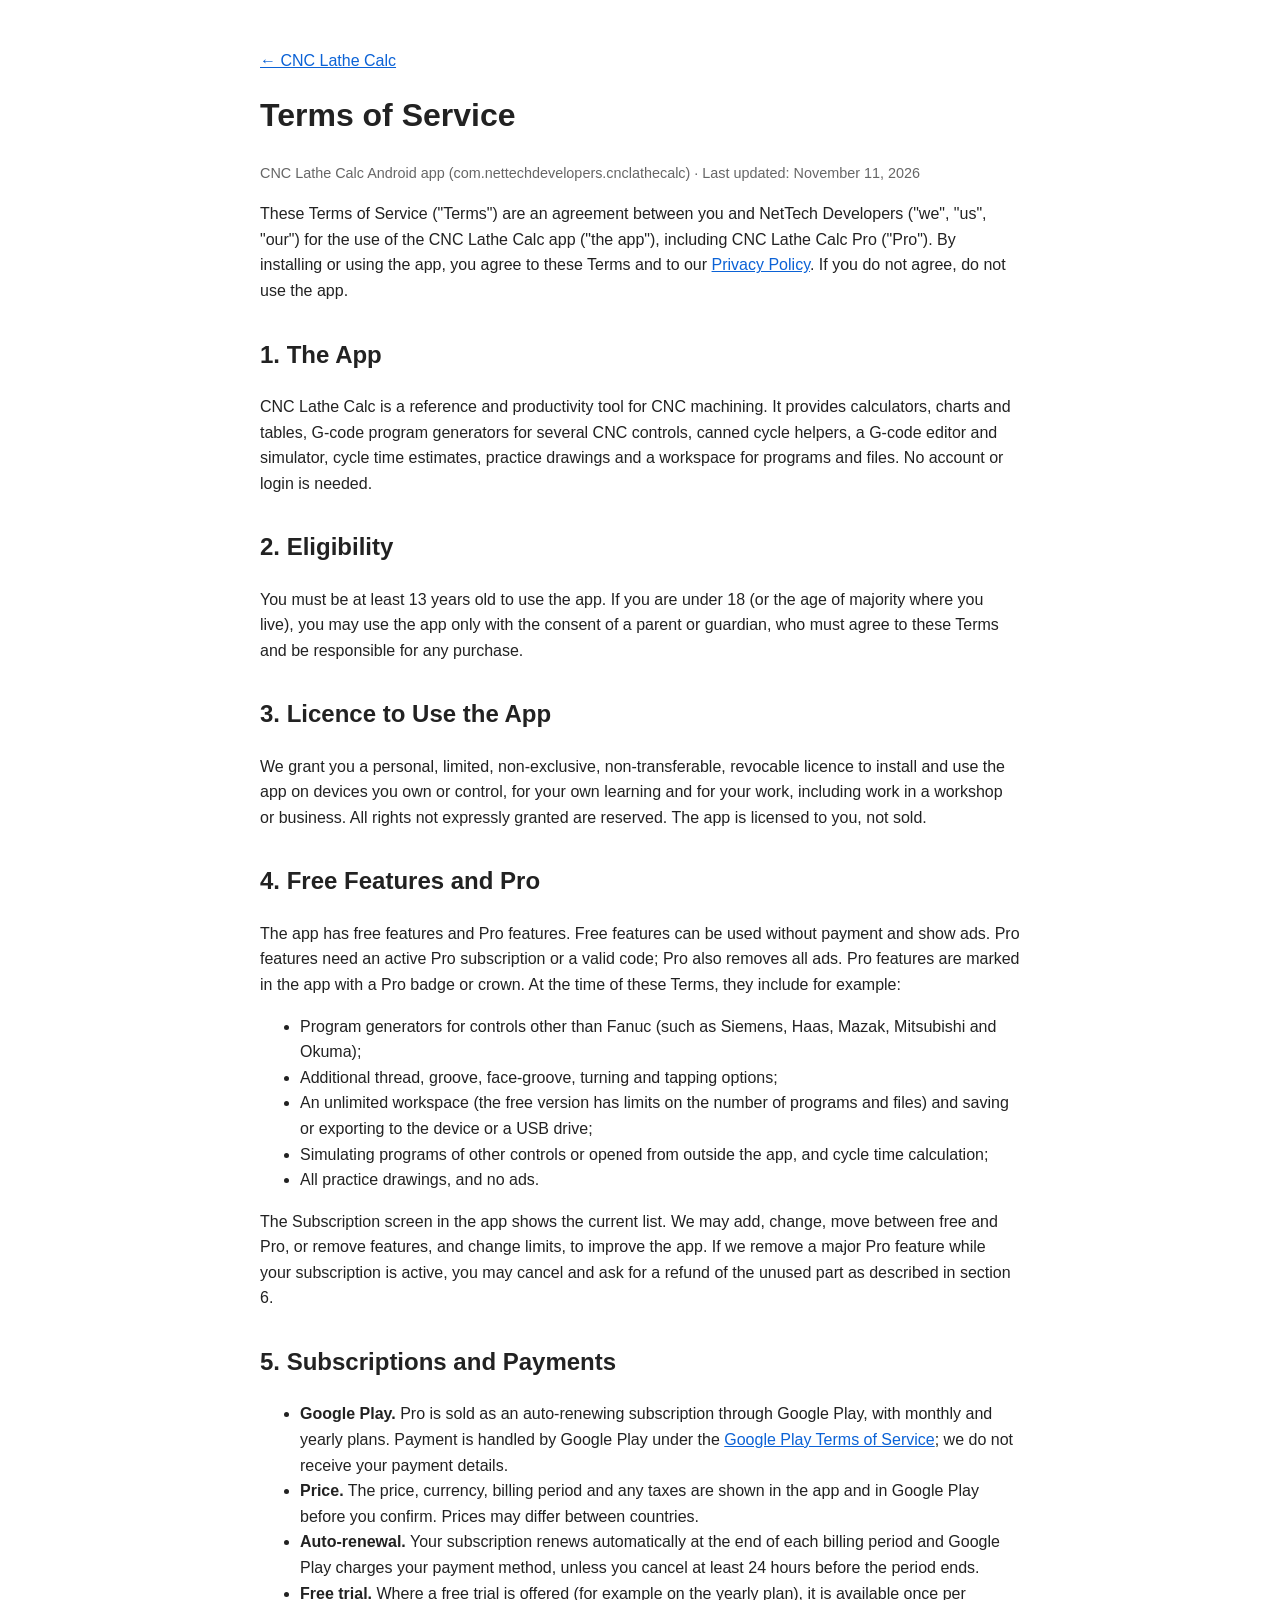
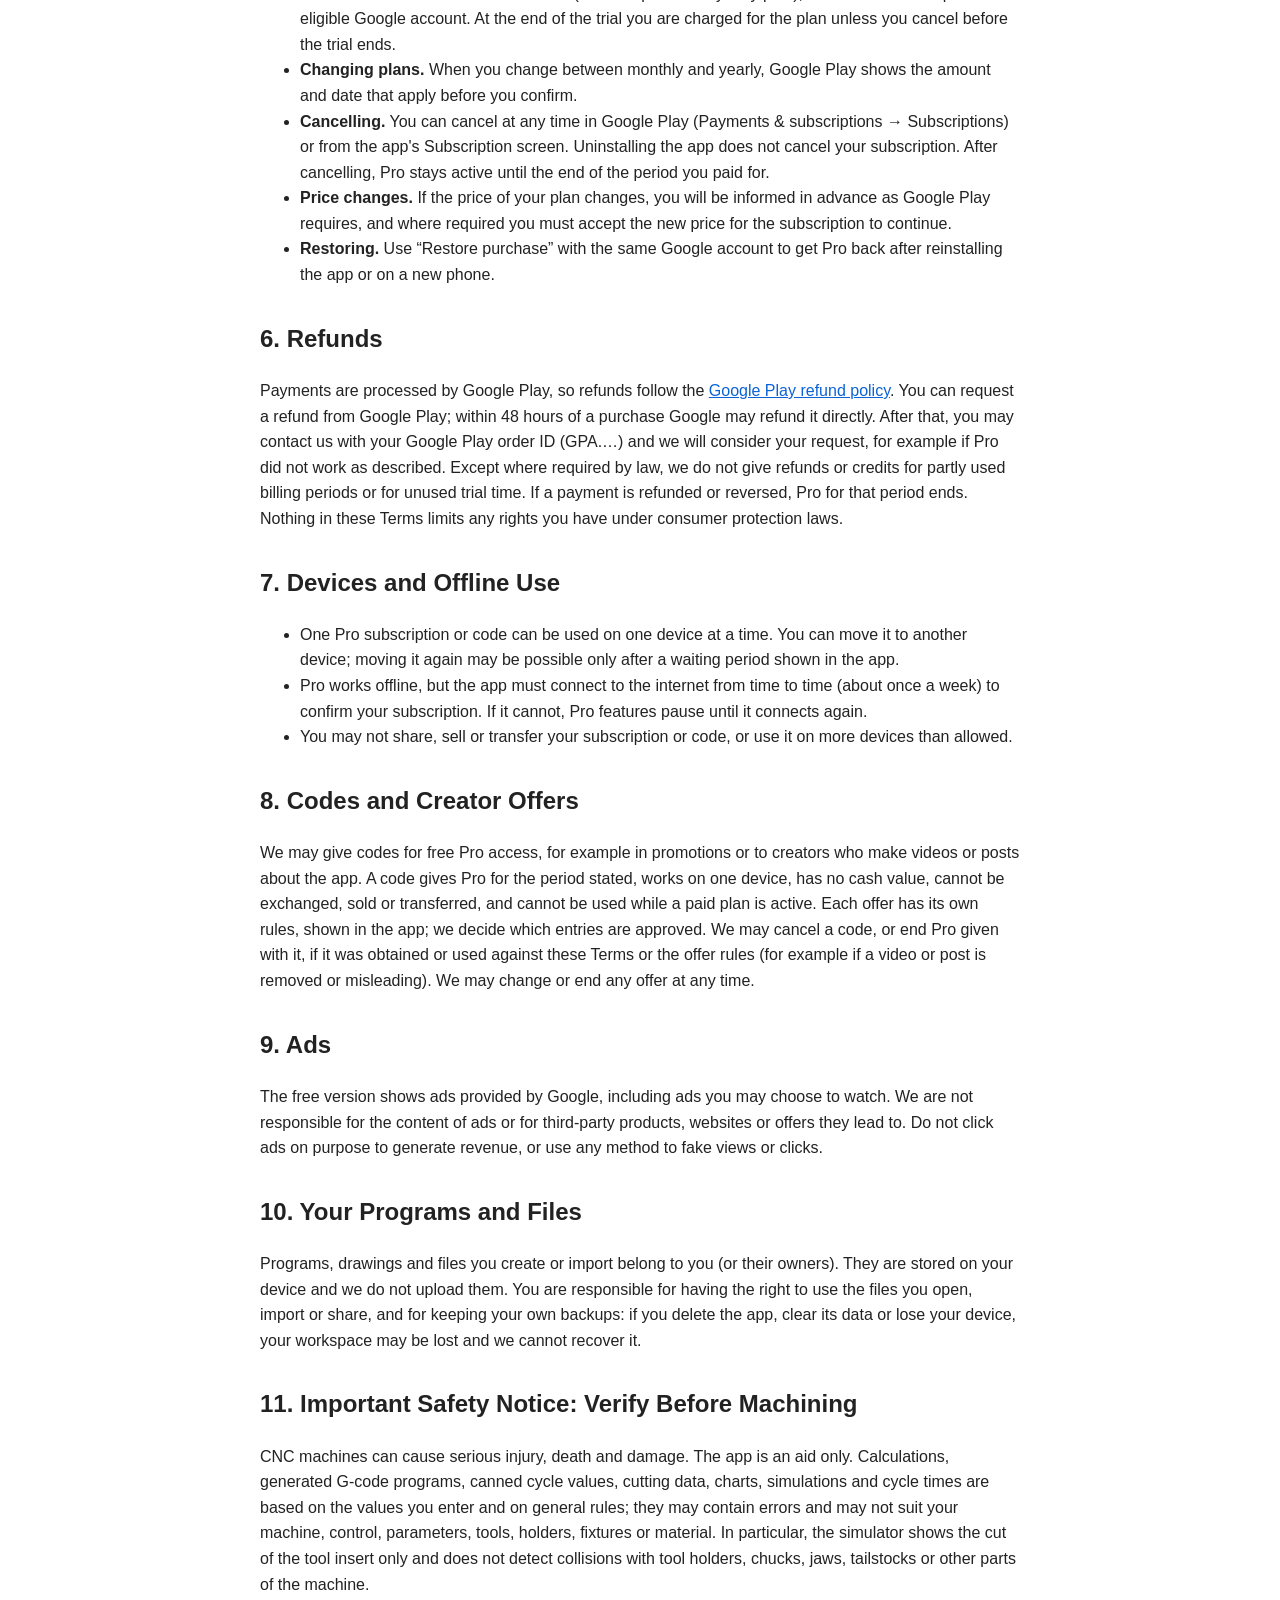
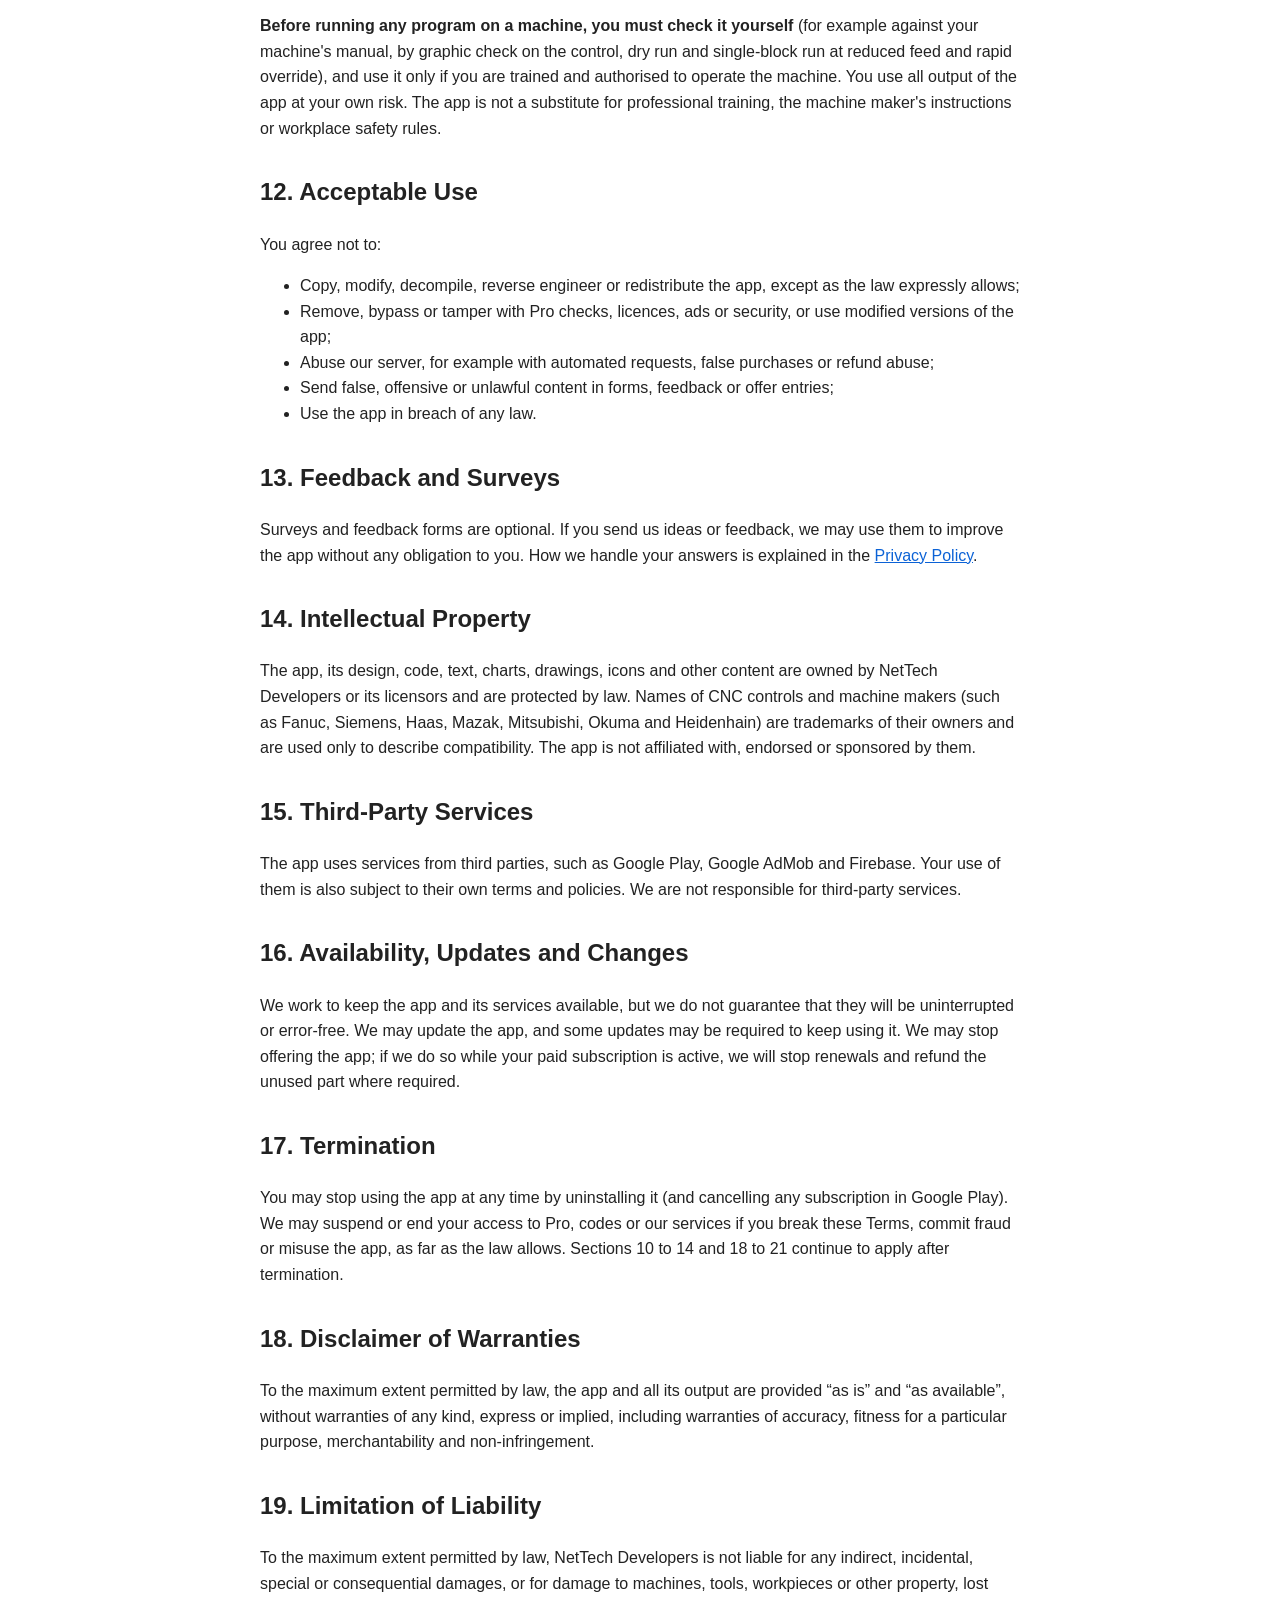
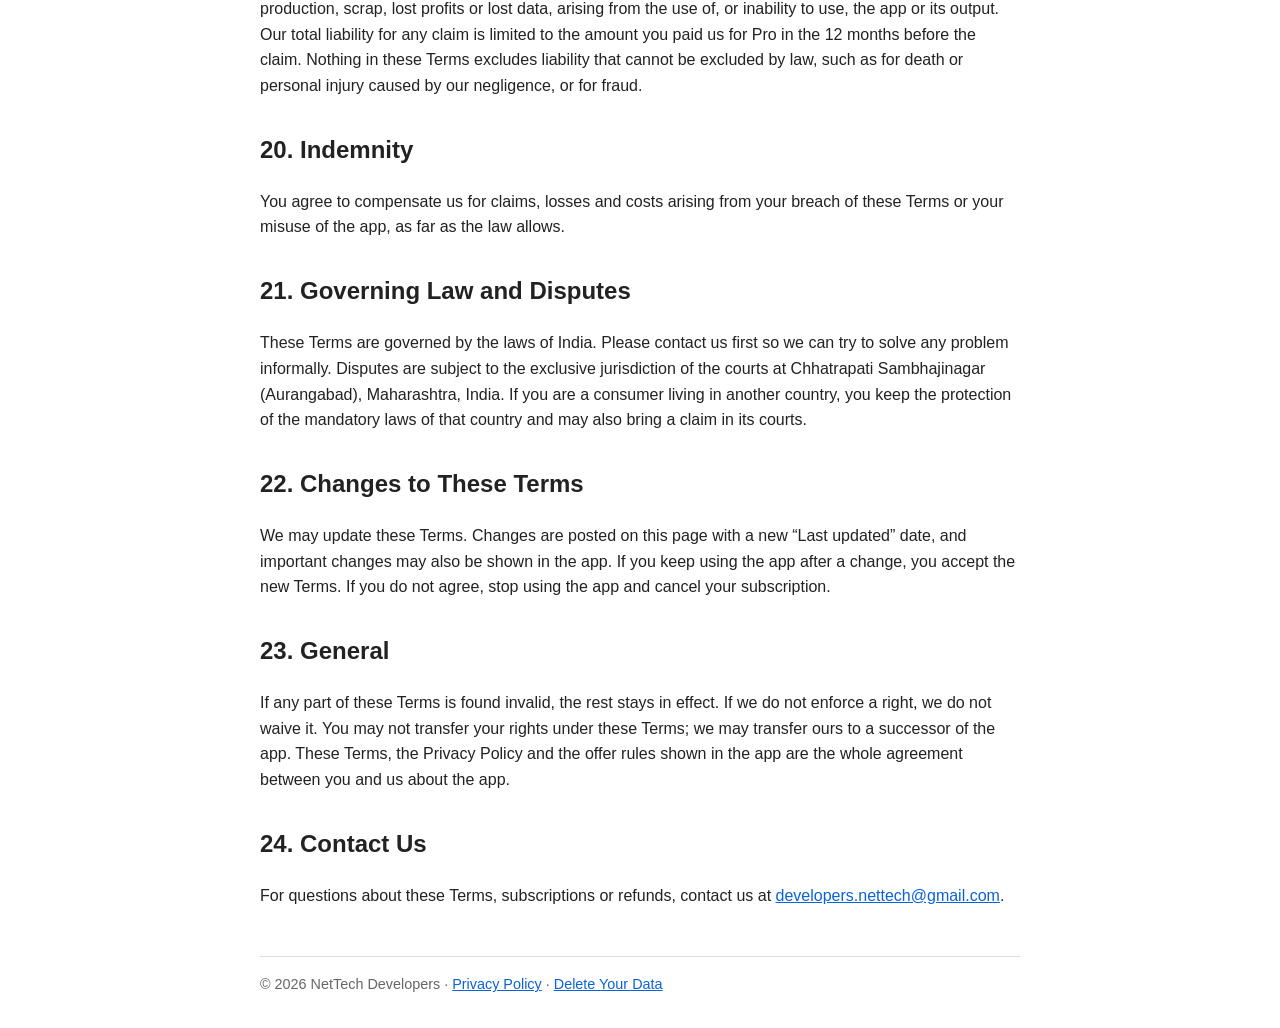
<file: cnc-lathe-calc/terms/index.html>
<!DOCTYPE html>
<html lang="en">

<head>
  <meta charset="UTF-8">
  <meta name="viewport" content="width=device-width, initial-scale=1.0">
  <title>CNC Lathe Calc - Terms of Service</title>
  <link rel="stylesheet" href="../../style.css">
</head>

<body>
  <main>
    <p><a href="../">&larr; CNC Lathe Calc</a></p>

    <h1>Terms of Service</h1>
    <p class="muted">CNC Lathe Calc Android app (com.nettechdevelopers.cnclathecalc) &middot; Last updated: November 11,
      2026</p>

    <p>
      These Terms of Service ("Terms") are an agreement between you and
      NetTech Developers ("we", "us", "our") for the use of the CNC Lathe
      Calc app ("the app"), including CNC Lathe Calc Pro ("Pro"). By
      installing or using the app, you agree to these Terms and to our
      <a href="../privacy/">Privacy Policy</a>. If you do not agree, do not
      use the app.
    </p>

    <h2>1. The App</h2>
    <p>
      CNC Lathe Calc is a reference and productivity tool for CNC machining.
      It provides calculators, charts and tables, G-code program generators
      for several CNC controls, canned cycle helpers, a G-code editor and
      simulator, cycle time estimates, practice drawings and a workspace for
      programs and files. No account or login is needed.
    </p>

    <h2>2. Eligibility</h2>
    <p>
      You must be at least 13 years old to use the app. If you are under 18
      (or the age of majority where you live), you may use the app only with
      the consent of a parent or guardian, who must agree to these Terms and
      be responsible for any purchase.
    </p>

    <h2>3. Licence to Use the App</h2>
    <p>
      We grant you a personal, limited, non-exclusive, non-transferable,
      revocable licence to install and use the app on devices you own or
      control, for your own learning and for your work, including work in a
      workshop or business. All rights not expressly granted are reserved.
      The app is licensed to you, not sold.
    </p>

    <h2>4. Free Features and Pro</h2>
    <p>
      The app has free features and Pro features. Free features can be used
      without payment and show ads. Pro features need an active Pro
      subscription or a valid code; Pro also removes all ads. Pro features
      are marked in the app with a Pro badge or crown. At the time of these
      Terms, they include for example:
    </p>
    <ul>
      <li>Program generators for controls other than Fanuc (such as Siemens, Haas, Mazak, Mitsubishi and Okuma);</li>
      <li>Additional thread, groove, face-groove, turning and tapping options;</li>
      <li>An unlimited workspace (the free version has limits on the number of programs and files) and saving or
        exporting to the device or a USB drive;</li>
      <li>Simulating programs of other controls or opened from outside the app, and cycle time calculation;</li>
      <li>All practice drawings, and no ads.</li>
    </ul>
    <p>
      The Subscription screen in the app shows the current list. We may add,
      change, move between free and Pro, or remove features, and change
      limits, to improve the app. If we remove a major Pro feature while your
      subscription is active, you may cancel and ask for a refund of the
      unused part as described in section 6.
    </p>

    <h2>5. Subscriptions and Payments</h2>
    <ul>
      <li><strong>Google Play.</strong> Pro is sold as an auto-renewing subscription through Google Play, with monthly
        and yearly plans. Payment is handled by Google Play under the
        <a href="https://play.google.com/about/play-terms/" target="_blank" rel="noopener">Google Play Terms of
          Service</a>; we do not receive your payment details.</li>
      <li><strong>Price.</strong> The price, currency, billing period and any taxes are shown in the app and in Google
        Play before you confirm. Prices may differ between countries.</li>
      <li><strong>Auto-renewal.</strong> Your subscription renews automatically at the end of each billing period and
        Google Play charges your payment method, unless you cancel at least 24 hours before the period ends.</li>
      <li><strong>Free trial.</strong> Where a free trial is offered (for example on the yearly plan), it is available
        once per eligible Google account. At the end of the trial you are charged for the plan unless you cancel
        before the trial ends.</li>
      <li><strong>Changing plans.</strong> When you change between monthly and yearly, Google Play shows the amount and
        date that apply before you confirm.</li>
      <li><strong>Cancelling.</strong> You can cancel at any time in Google Play (Payments &amp; subscriptions &rarr;
        Subscriptions) or from the app's Subscription screen. Uninstalling the app does not cancel your subscription.
        After cancelling, Pro stays active until the end of the period you paid for.</li>
      <li><strong>Price changes.</strong> If the price of your plan changes, you will be informed in advance as Google
        Play requires, and where required you must accept the new price for the subscription to continue.</li>
      <li><strong>Restoring.</strong> Use &ldquo;Restore purchase&rdquo; with the same Google account to get Pro back
        after reinstalling the app or on a new phone.</li>
    </ul>

    <h2>6. Refunds</h2>
    <p>
      Payments are processed by Google Play, so refunds follow the
      <a href="https://support.google.com/googleplay/answer/2479637" target="_blank" rel="noopener">Google Play refund
        policy</a>. You can request a refund from Google Play; within 48 hours of a purchase Google may refund it
      directly. After that, you may contact us with your Google Play order ID (GPA.&hellip;) and we will consider your
      request, for example if Pro did not work as described. Except where required by law, we do not give refunds or
      credits for partly used billing periods or for unused trial time. If a payment is refunded or reversed, Pro for
      that period ends. Nothing in these Terms limits any rights you have under consumer protection laws.
    </p>

    <h2>7. Devices and Offline Use</h2>
    <ul>
      <li>One Pro subscription or code can be used on one device at a time. You can move it to another device; moving
        it again may be possible only after a waiting period shown in the app.</li>
      <li>Pro works offline, but the app must connect to the internet from time to time (about once a week) to confirm
        your subscription. If it cannot, Pro features pause until it connects again.</li>
      <li>You may not share, sell or transfer your subscription or code, or use it on more devices than allowed.</li>
    </ul>

    <h2>8. Codes and Creator Offers</h2>
    <p>
      We may give codes for free Pro access, for example in promotions or to
      creators who make videos or posts about the app. A code gives Pro for
      the period stated, works on one device, has no cash value, cannot be
      exchanged, sold or transferred, and cannot be used while a paid plan is
      active. Each offer has its own rules, shown in the app; we decide which
      entries are approved. We may cancel a code, or end Pro given with it,
      if it was obtained or used against these Terms or the offer rules (for
      example if a video or post is removed or misleading). We may change or
      end any offer at any time.
    </p>

    <h2>9. Ads</h2>
    <p>
      The free version shows ads provided by Google, including ads you may
      choose to watch. We are not responsible for the content of ads or for
      third-party products, websites or offers they lead to. Do not click
      ads on purpose to generate revenue, or use any method to fake views or
      clicks.
    </p>

    <h2>10. Your Programs and Files</h2>
    <p>
      Programs, drawings and files you create or import belong to you (or
      their owners). They are stored on your device and we do not upload
      them. You are responsible for having the right to use the files you
      open, import or share, and for keeping your own backups: if you delete
      the app, clear its data or lose your device, your workspace may be lost
      and we cannot recover it.
    </p>

    <h2>11. Important Safety Notice: Verify Before Machining</h2>
    <p>
      CNC machines can cause serious injury, death and damage. The app is an
      aid only. Calculations, generated G-code programs, canned cycle values,
      cutting data, charts, simulations and cycle times are based on the
      values you enter and on general rules; they may contain errors and may
      not suit your machine, control, parameters, tools, holders, fixtures or
      material. In particular, the simulator shows the cut of the tool insert
      only and does not detect collisions with tool holders, chucks, jaws,
      tailstocks or other parts of the machine.
    </p>
    <p>
      <strong>Before running any program on a machine, you must check it
        yourself</strong> (for example against your machine's manual, by graphic
      check on the control, dry run and single-block run at reduced feed and
      rapid override), and use it only if you are trained and authorised to
      operate the machine. You use all output of the app at your own risk.
      The app is not a substitute for professional training, the machine
      maker's instructions or workplace safety rules.
    </p>

    <h2>12. Acceptable Use</h2>
    <p>You agree not to:</p>
    <ul>
      <li>Copy, modify, decompile, reverse engineer or redistribute the app, except as the law expressly allows;</li>
      <li>Remove, bypass or tamper with Pro checks, licences, ads or security, or use modified versions of the app;</li>
      <li>Abuse our server, for example with automated requests, false purchases or refund abuse;</li>
      <li>Send false, offensive or unlawful content in forms, feedback or offer entries;</li>
      <li>Use the app in breach of any law.</li>
    </ul>

    <h2>13. Feedback and Surveys</h2>
    <p>
      Surveys and feedback forms are optional. If you send us ideas or
      feedback, we may use them to improve the app without any obligation to
      you. How we handle your answers is explained in the
      <a href="../privacy/">Privacy Policy</a>.
    </p>

    <h2>14. Intellectual Property</h2>
    <p>
      The app, its design, code, text, charts, drawings, icons and other
      content are owned by NetTech Developers or its licensors and are
      protected by law. Names of CNC controls and machine makers (such as
      Fanuc, Siemens, Haas, Mazak, Mitsubishi, Okuma and Heidenhain) are
      trademarks of their owners and are used only to describe compatibility.
      The app is not affiliated with, endorsed or sponsored by them.
    </p>

    <h2>15. Third-Party Services</h2>
    <p>
      The app uses services from third parties, such as Google Play, Google
      AdMob and Firebase. Your use of them is also subject to their own terms
      and policies. We are not responsible for third-party services.
    </p>

    <h2>16. Availability, Updates and Changes</h2>
    <p>
      We work to keep the app and its services available, but we do not
      guarantee that they will be uninterrupted or error-free. We may update
      the app, and some updates may be required to keep using it. We may stop
      offering the app; if we do so while your paid subscription is active,
      we will stop renewals and refund the unused part where required.
    </p>

    <h2>17. Termination</h2>
    <p>
      You may stop using the app at any time by uninstalling it (and
      cancelling any subscription in Google Play). We may suspend or end your
      access to Pro, codes or our services if you break these Terms, commit
      fraud or misuse the app, as far as the law allows. Sections 10 to 14 and
      18 to 21 continue to apply after termination.
    </p>

    <h2>18. Disclaimer of Warranties</h2>
    <p>
      To the maximum extent permitted by law, the app and all its output are
      provided &ldquo;as is&rdquo; and &ldquo;as available&rdquo;, without
      warranties of any kind, express or implied, including warranties of
      accuracy, fitness for a particular purpose, merchantability and
      non-infringement.
    </p>

    <h2>19. Limitation of Liability</h2>
    <p>
      To the maximum extent permitted by law, NetTech Developers is not
      liable for any indirect, incidental, special or consequential damages,
      or for damage to machines, tools, workpieces or other property, lost
      production, scrap, lost profits or lost data, arising from the use of,
      or inability to use, the app or its output. Our total liability for any
      claim is limited to the amount you paid us for Pro in the 12 months
      before the claim. Nothing in these Terms excludes liability that
      cannot be excluded by law, such as for death or personal injury caused
      by our negligence, or for fraud.
    </p>

    <h2>20. Indemnity</h2>
    <p>
      You agree to compensate us for claims, losses and costs arising from
      your breach of these Terms or your misuse of the app, as far as the law
      allows.
    </p>

    <h2>21. Governing Law and Disputes</h2>
    <p>
      These Terms are governed by the laws of India. Please contact us first
      so we can try to solve any problem informally. Disputes are subject to
      the exclusive jurisdiction of the courts at Chhatrapati Sambhajinagar
      (Aurangabad), Maharashtra, India. If you are a
      consumer living in another country, you keep the protection of the
      mandatory laws of that country and may also bring a claim in its courts.
    </p>

    <h2>22. Changes to These Terms</h2>
    <p>
      We may update these Terms. Changes are posted on this page with a new
      &ldquo;Last updated&rdquo; date, and important changes may also be shown
      in the app. If you keep using the app after a change, you accept the new
      Terms. If you do not agree, stop using the app and cancel your
      subscription.
    </p>

    <h2>23. General</h2>
    <p>
      If any part of these Terms is found invalid, the rest stays in effect.
      If we do not enforce a right, we do not waive it. You may not transfer
      your rights under these Terms; we may transfer ours to a successor of
      the app. These Terms, the Privacy Policy and the offer rules shown in
      the app are the whole agreement between you and us about the app.
    </p>

    <h2>24. Contact Us</h2>
    <p>
      For questions about these Terms, subscriptions or refunds, contact us
      at <a href="mailto:developers.nettech@gmail.com?subject=CNC%20Lathe%20Calc">developers.nettech@gmail.com</a>.
    </p>

    <footer class="muted">
      &copy; 2026 NetTech Developers &middot; <a href="../privacy/">Privacy Policy</a> &middot;
      <a href="../delete-data/">Delete Your Data</a>
    </footer>
  </main>
</body>

</html>
</file>
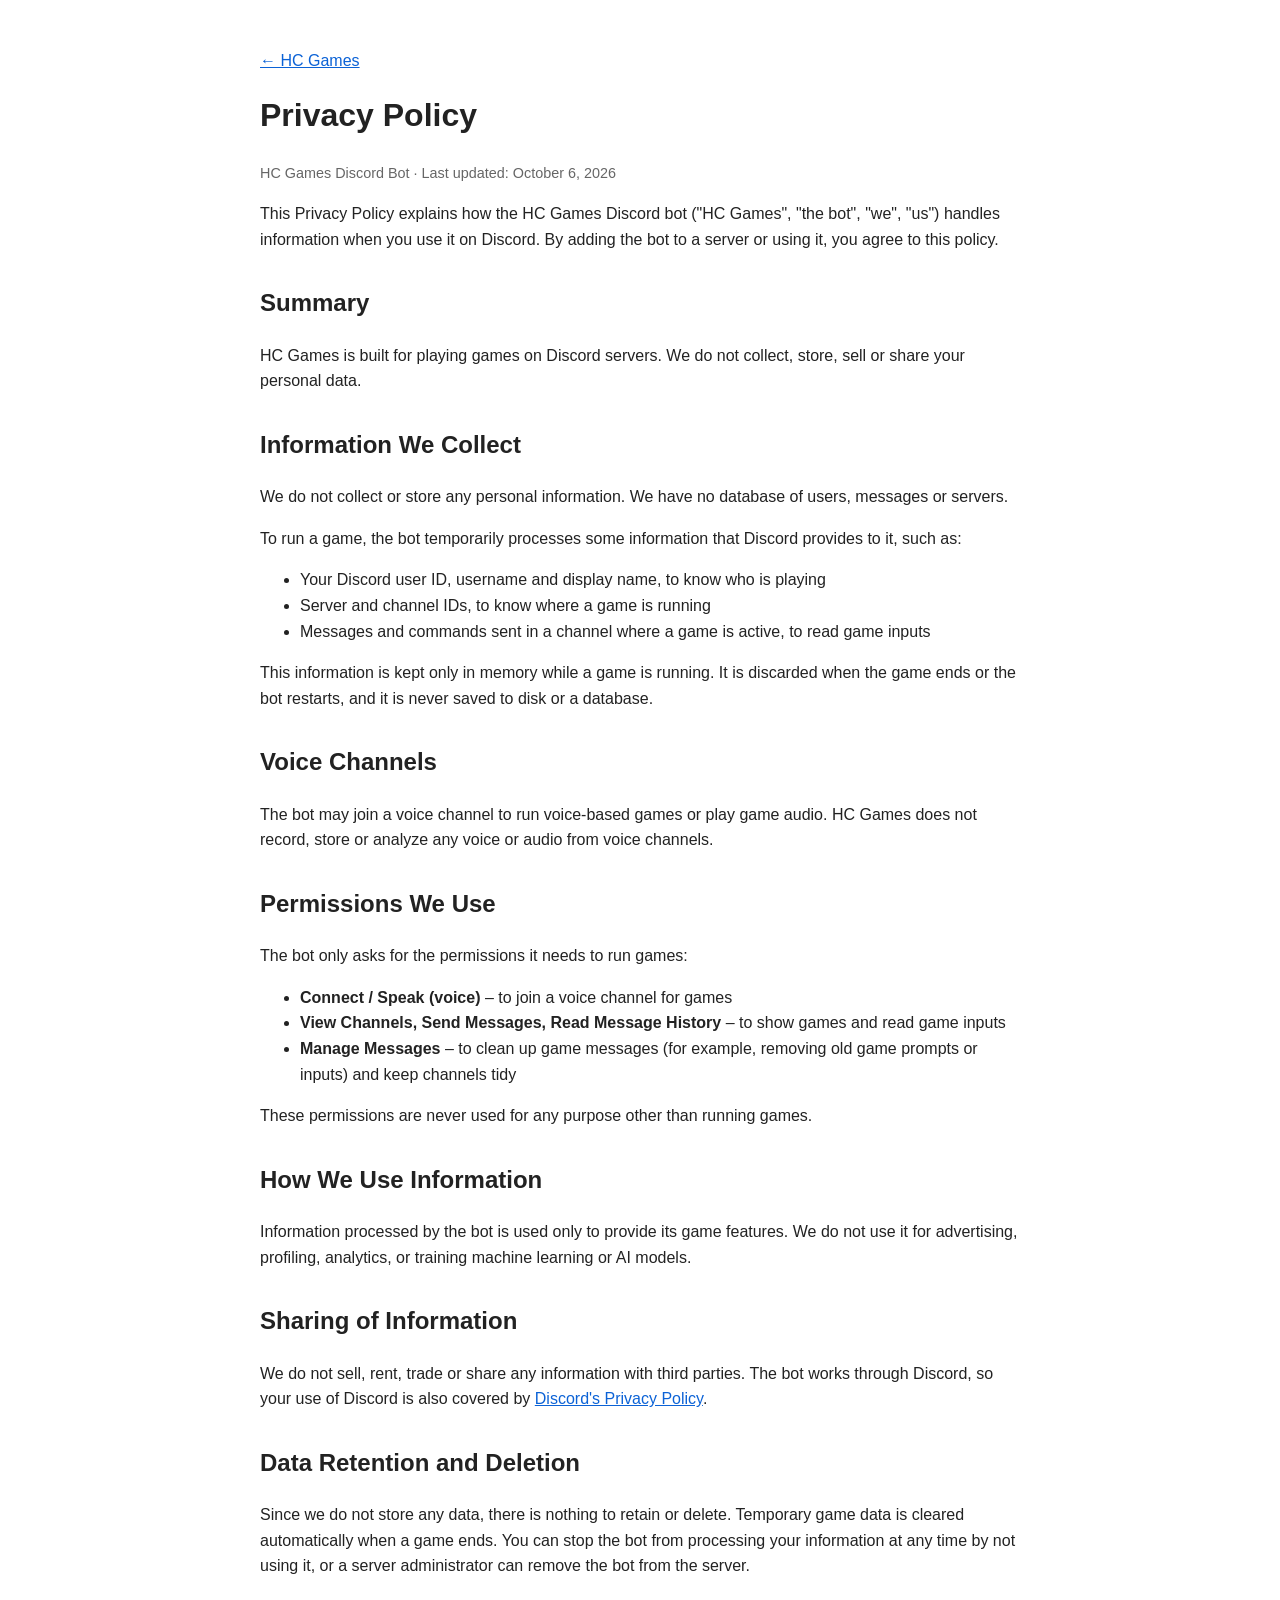
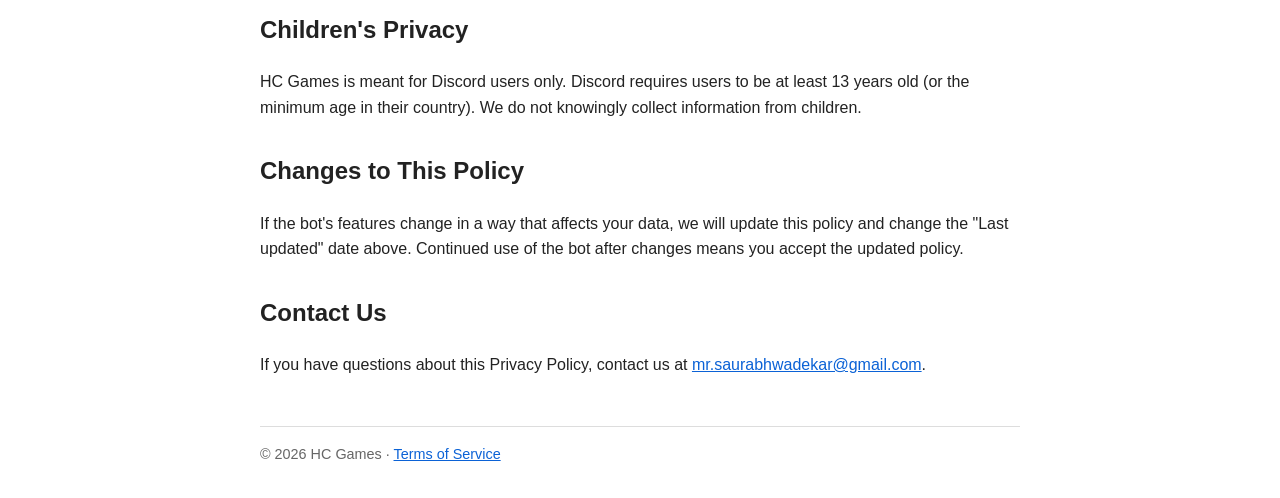
<file: hc-games/privacy/index.html>
<!DOCTYPE html>
<html lang="en">

<head>
  <meta charset="UTF-8">
  <meta name="viewport" content="width=device-width, initial-scale=1.0">
  <title>HC Games - Privacy Policy</title>
  <link rel="stylesheet" href="../../style.css">
</head>

<body>
  <main>
    <p><a href="../">&larr; HC Games</a></p>

    <h1>Privacy Policy</h1>
    <p class="muted">HC Games Discord Bot &middot; Last updated: October 6, 2026</p>

    <p>
      This Privacy Policy explains how the HC Games Discord bot ("HC Games",
      "the bot", "we", "us") handles information when you use it on Discord.
      By adding the bot to a server or using it, you agree to this policy.
    </p>

    <h2>Summary</h2>
    <p>
      HC Games is built for playing games on Discord servers. We do not collect,
      store, sell or share your personal data.
    </p>

    <h2>Information We Collect</h2>
    <p>
      We do not collect or store any personal information. We have no database
      of users, messages or servers.
    </p>
    <p>
      To run a game, the bot temporarily processes some information that Discord
      provides to it, such as:
    </p>
    <ul>
      <li>Your Discord user ID, username and display name, to know who is playing</li>
      <li>Server and channel IDs, to know where a game is running</li>
      <li>Messages and commands sent in a channel where a game is active, to read game inputs</li>
    </ul>
    <p>
      This information is kept only in memory while a game is running. It is
      discarded when the game ends or the bot restarts, and it is never saved
      to disk or a database.
    </p>

    <h2>Voice Channels</h2>
    <p>
      The bot may join a voice channel to run voice-based games or play game
      audio. HC Games does not record, store or analyze any voice or audio
      from voice channels.
    </p>

    <h2>Permissions We Use</h2>
    <p>The bot only asks for the permissions it needs to run games:</p>
    <ul>
      <li><strong>Connect / Speak (voice)</strong> &ndash; to join a voice channel for games</li>
      <li><strong>View Channels, Send Messages, Read Message History</strong> &ndash; to show games and read game inputs
      </li>
      <li><strong>Manage Messages</strong> &ndash; to clean up game messages (for example, removing old game prompts or
        inputs) and keep channels tidy</li>
    </ul>
    <p>These permissions are never used for any purpose other than running games.</p>

    <h2>How We Use Information</h2>
    <p>
      Information processed by the bot is used only to provide its game
      features. We do not use it for advertising, profiling, analytics, or
      training machine learning or AI models.
    </p>

    <h2>Sharing of Information</h2>
    <p>
      We do not sell, rent, trade or share any information with third parties.
      The bot works through Discord, so your use of Discord is also covered by
      <a href="https://discord.com/privacy" target="_blank" rel="noopener">Discord's Privacy Policy</a>.
    </p>

    <h2>Data Retention and Deletion</h2>
    <p>
      Since we do not store any data, there is nothing to retain or delete.
      Temporary game data is cleared automatically when a game ends. You can
      stop the bot from processing your information at any time by not using
      it, or a server administrator can remove the bot from the server.
    </p>

    <h2>Children's Privacy</h2>
    <p>
      HC Games is meant for Discord users only. Discord requires users to be
      at least 13 years old (or the minimum age in their country). We do not
      knowingly collect information from children.
    </p>

    <h2>Changes to This Policy</h2>
    <p>
      If the bot's features change in a way that affects your data, we will
      update this policy and change the "Last updated" date above. Continued
      use of the bot after changes means you accept the updated policy.
    </p>

    <h2>Contact Us</h2>
    <p>
      If you have questions about this Privacy Policy, contact us at
      <!-- TODO: replace with your real contact email or support server link -->
      <a href="mailto:you@example.com">mr.saurabhwadekar@gmail.com</a>.
    </p>

    <footer class="muted">
      &copy; 2026 HC Games &middot; <a href="../terms/">Terms of Service</a>
    </footer>
  </main>
</body>

</html>
</file>
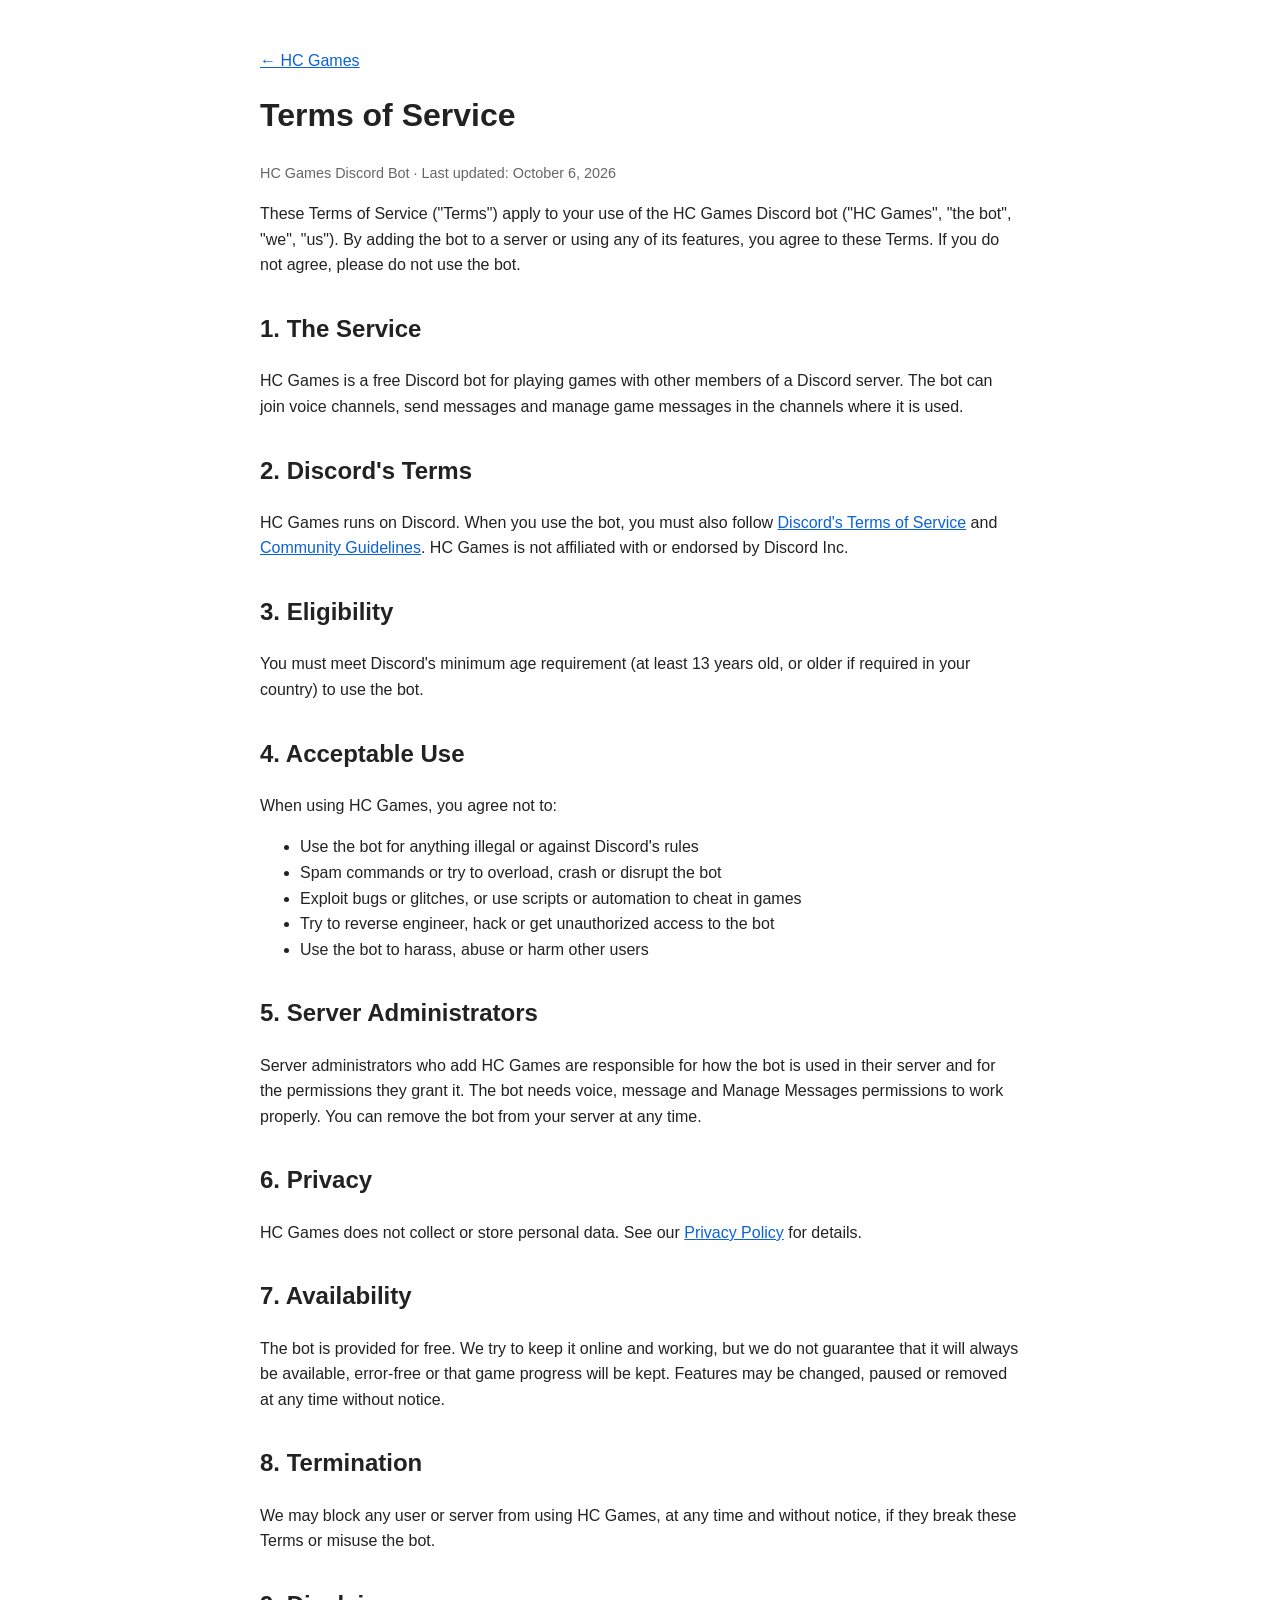
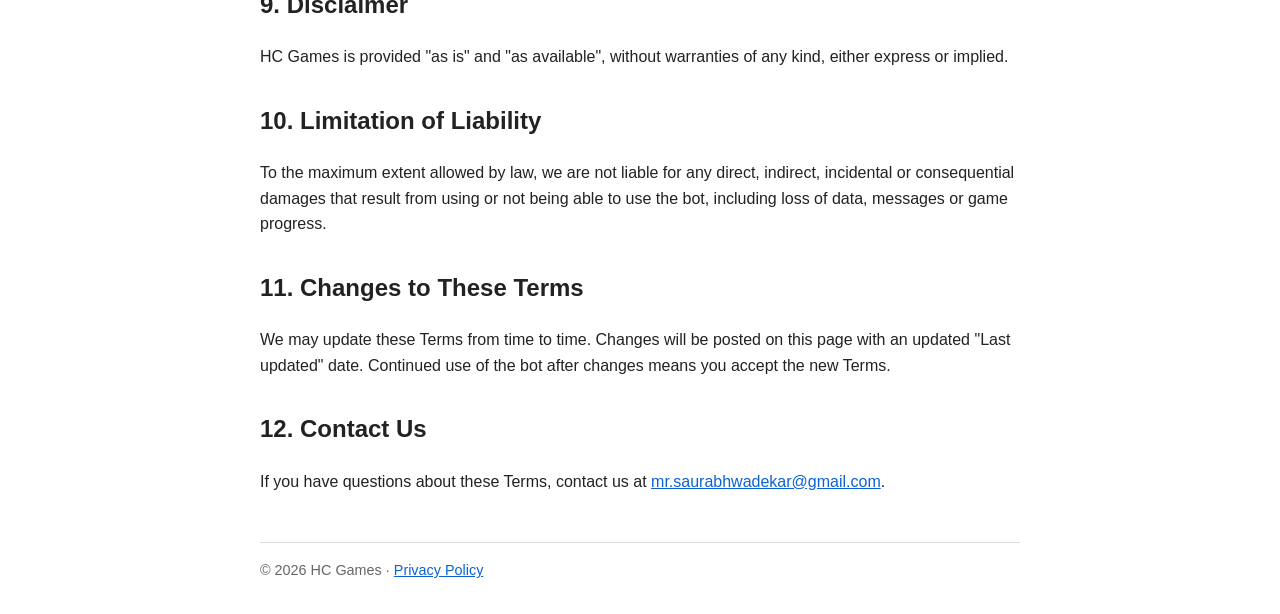
<file: hc-games/terms/index.html>
<!DOCTYPE html>
<html lang="en">

<head>
  <meta charset="UTF-8">
  <meta name="viewport" content="width=device-width, initial-scale=1.0">
  <title>HC Games - Terms of Service</title>
  <link rel="stylesheet" href="../../style.css">
</head>

<body>
  <main>
    <p><a href="../">&larr; HC Games</a></p>

    <h1>Terms of Service</h1>
    <p class="muted">HC Games Discord Bot &middot; Last updated: October 6, 2026</p>

    <p>
      These Terms of Service ("Terms") apply to your use of the HC Games
      Discord bot ("HC Games", "the bot", "we", "us"). By adding the bot to a
      server or using any of its features, you agree to these Terms. If you do
      not agree, please do not use the bot.
    </p>

    <h2>1. The Service</h2>
    <p>
      HC Games is a free Discord bot for playing games with other members of
      a Discord server. The bot can join voice channels, send messages and
      manage game messages in the channels where it is used.
    </p>

    <h2>2. Discord's Terms</h2>
    <p>
      HC Games runs on Discord. When you use the bot, you must also follow
      <a href="https://discord.com/terms" target="_blank" rel="noopener">Discord's Terms of Service</a> and
      <a href="https://discord.com/guidelines" target="_blank" rel="noopener">Community Guidelines</a>.
      HC Games is not affiliated with or endorsed by Discord Inc.
    </p>

    <h2>3. Eligibility</h2>
    <p>
      You must meet Discord's minimum age requirement (at least 13 years old,
      or older if required in your country) to use the bot.
    </p>

    <h2>4. Acceptable Use</h2>
    <p>When using HC Games, you agree not to:</p>
    <ul>
      <li>Use the bot for anything illegal or against Discord's rules</li>
      <li>Spam commands or try to overload, crash or disrupt the bot</li>
      <li>Exploit bugs or glitches, or use scripts or automation to cheat in games</li>
      <li>Try to reverse engineer, hack or get unauthorized access to the bot</li>
      <li>Use the bot to harass, abuse or harm other users</li>
    </ul>

    <h2>5. Server Administrators</h2>
    <p>
      Server administrators who add HC Games are responsible for how the bot is
      used in their server and for the permissions they grant it. The bot needs
      voice, message and Manage Messages permissions to work properly. You can
      remove the bot from your server at any time.
    </p>

    <h2>6. Privacy</h2>
    <p>
      HC Games does not collect or store personal data. See our
      <a href="../privacy/">Privacy Policy</a> for details.
    </p>

    <h2>7. Availability</h2>
    <p>
      The bot is provided for free. We try to keep it online and working, but
      we do not guarantee that it will always be available, error-free or that
      game progress will be kept. Features may be changed, paused or removed at
      any time without notice.
    </p>

    <h2>8. Termination</h2>
    <p>
      We may block any user or server from using HC Games, at any time and
      without notice, if they break these Terms or misuse the bot.
    </p>

    <h2>9. Disclaimer</h2>
    <p>
      HC Games is provided "as is" and "as available", without warranties of
      any kind, either express or implied.
    </p>

    <h2>10. Limitation of Liability</h2>
    <p>
      To the maximum extent allowed by law, we are not liable for any direct,
      indirect, incidental or consequential damages that result from using or
      not being able to use the bot, including loss of data, messages or game
      progress.
    </p>

    <h2>11. Changes to These Terms</h2>
    <p>
      We may update these Terms from time to time. Changes will be posted on
      this page with an updated "Last updated" date. Continued use of the bot
      after changes means you accept the new Terms.
    </p>

    <h2>12. Contact Us</h2>
    <p>
      If you have questions about these Terms, contact us at
      <!-- TODO: replace with your real contact email or support server link -->
      <a href="mailto:you@example.com">mr.saurabhwadekar@gmail.com</a>.
    </p>

    <footer class="muted">
      &copy; 2026 HC Games &middot; <a href="../privacy/">Privacy Policy</a>
    </footer>
  </main>
</body>

</html>
</file>
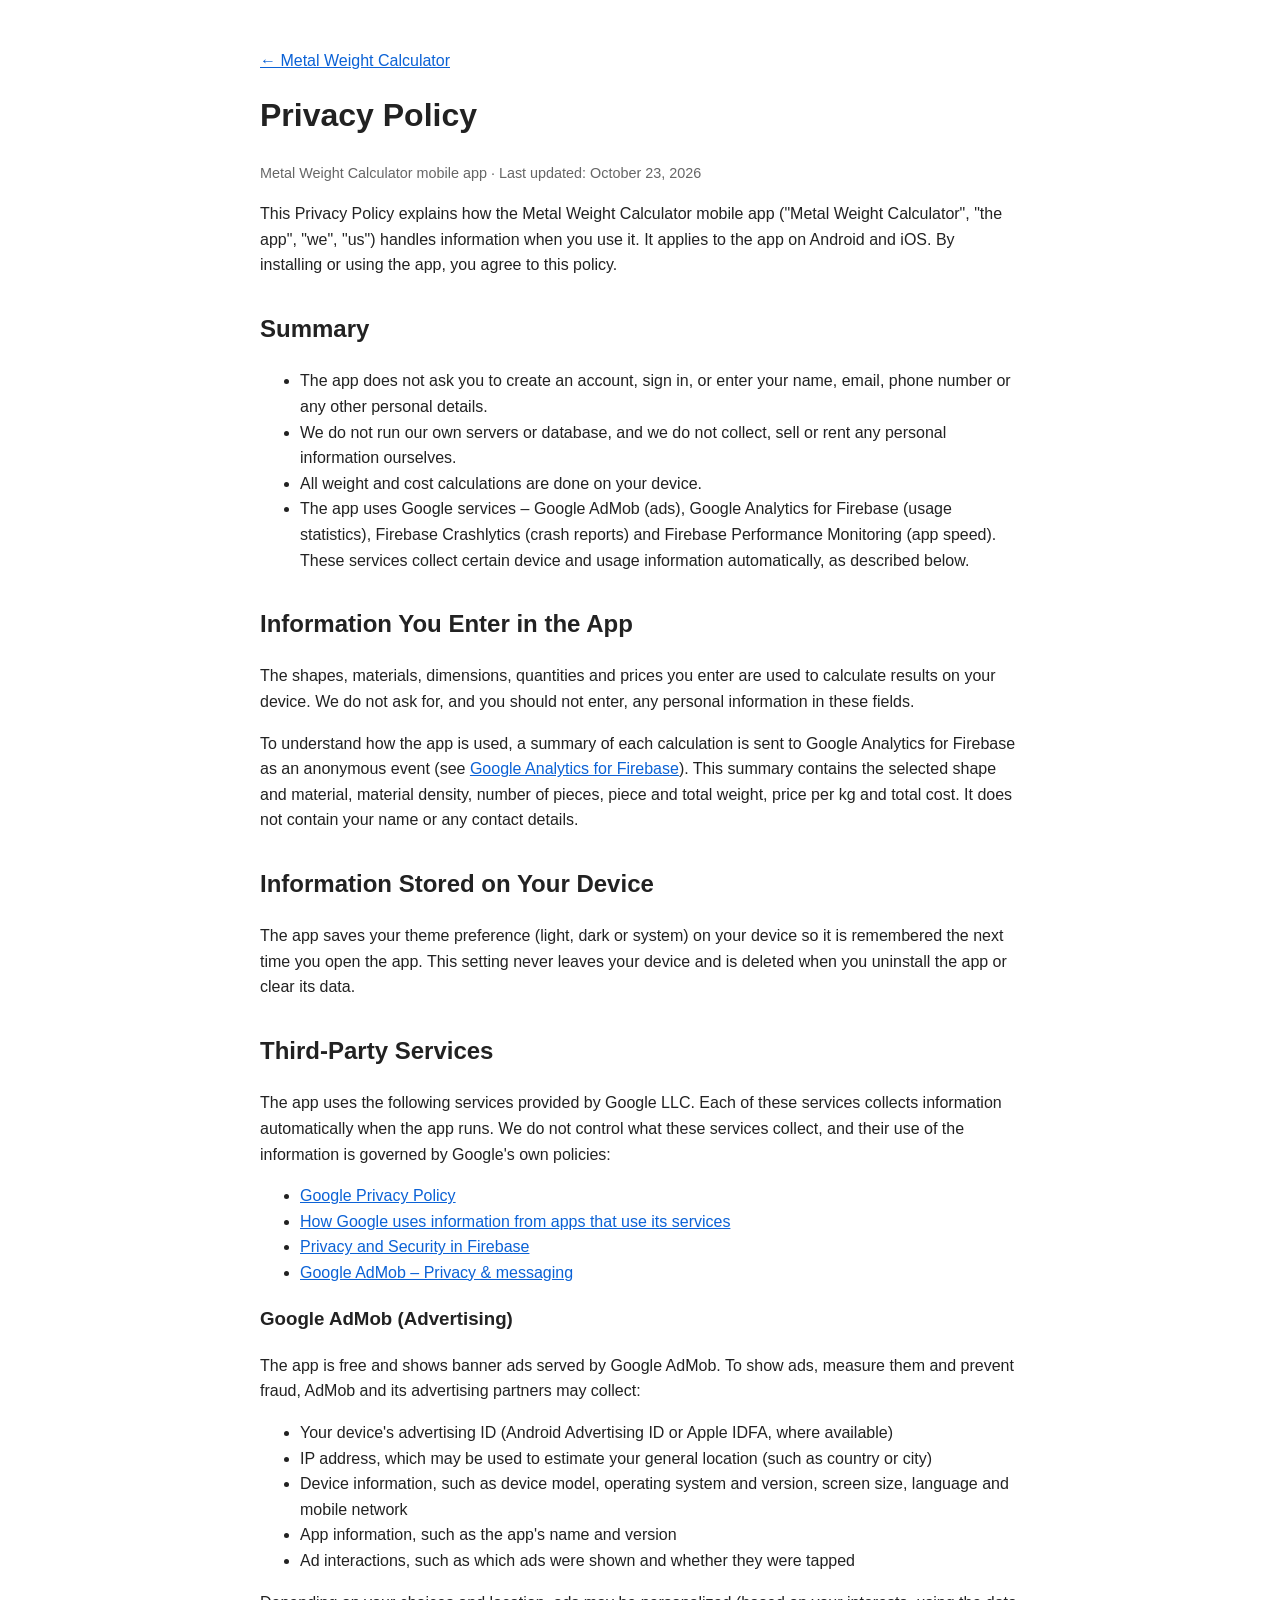
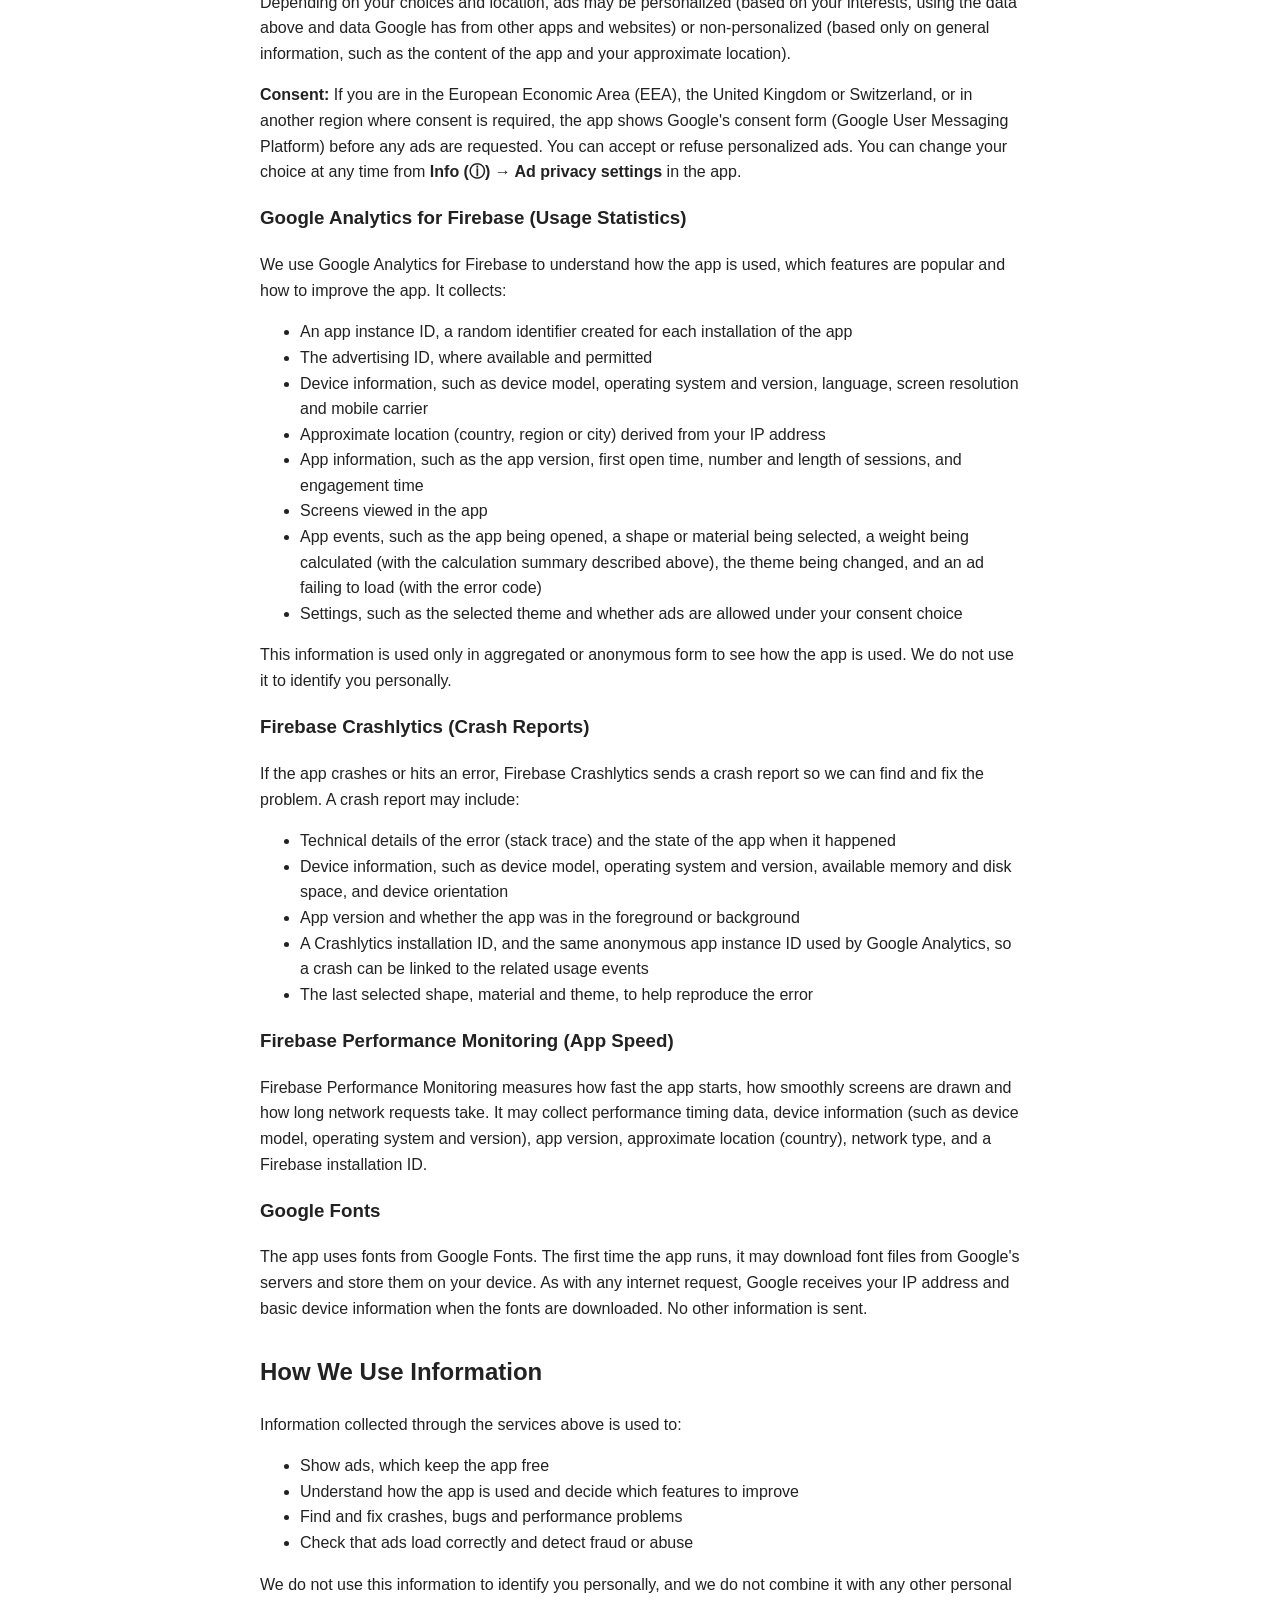
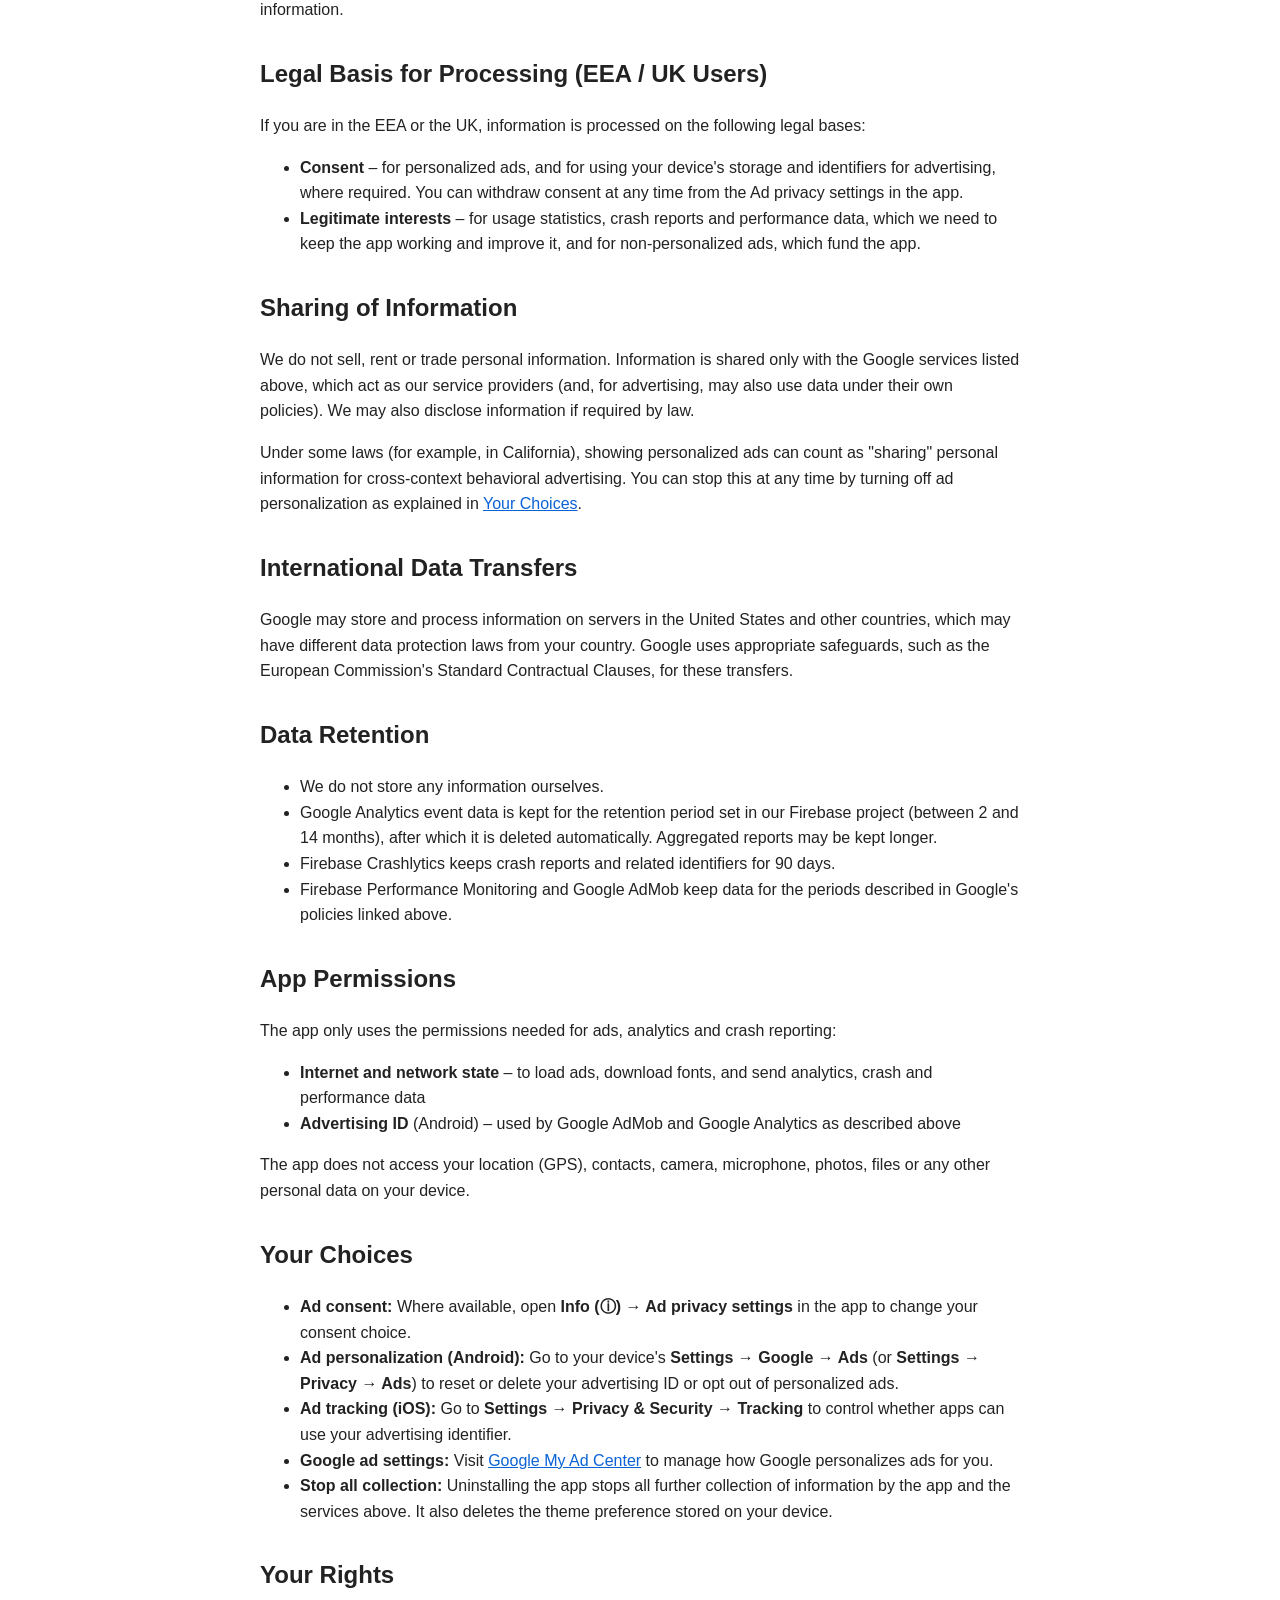
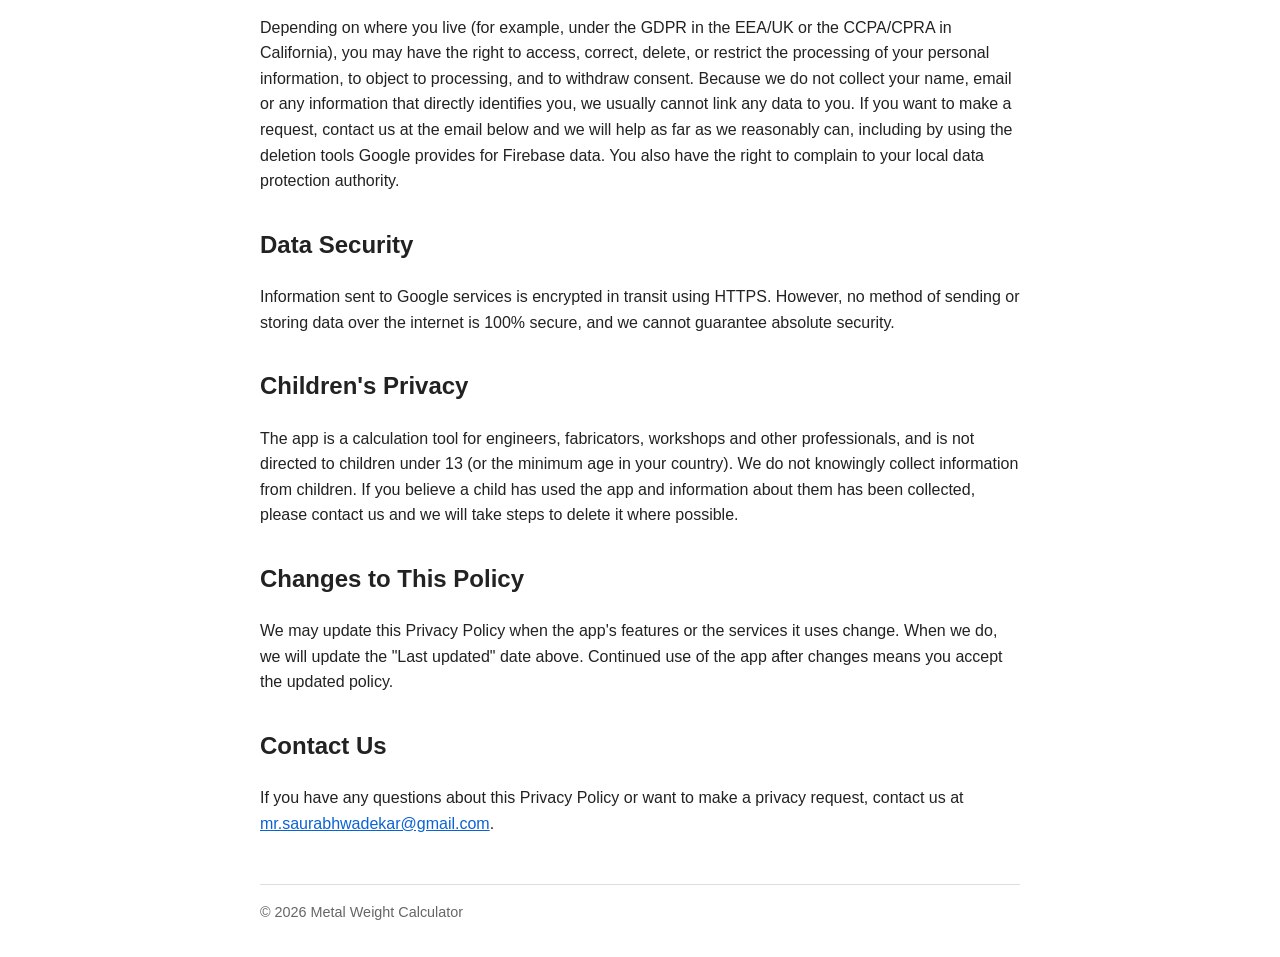
<file: metal-weight-calculator/privacy/index.html>
<!DOCTYPE html>
<html lang="en">

<head>
  <meta charset="UTF-8">
  <meta name="viewport" content="width=device-width, initial-scale=1.0">
  <title>Metal Weight Calculator - Privacy Policy</title>
  <link rel="stylesheet" href="../../style.css">
</head>

<body>
  <main>
    <p><a href="../">&larr; Metal Weight Calculator</a></p>

    <h1>Privacy Policy</h1>
    <p class="muted">Metal Weight Calculator mobile app &middot; Last updated: October 23, 2026</p>

    <p>
      This Privacy Policy explains how the Metal Weight Calculator mobile app
      ("Metal Weight Calculator", "the app", "we", "us") handles information
      when you use it. It applies to the app on Android and iOS. By installing
      or using the app, you agree to this policy.
    </p>

    <h2>Summary</h2>
    <ul>
      <li>The app does not ask you to create an account, sign in, or enter your name, email, phone number or any other
        personal details.</li>
      <li>We do not run our own servers or database, and we do not collect, sell or rent any personal information
        ourselves.</li>
      <li>All weight and cost calculations are done on your device.</li>
      <li>The app uses Google services &ndash; Google AdMob (ads), Google Analytics for Firebase (usage statistics),
        Firebase Crashlytics (crash reports) and Firebase Performance Monitoring (app speed). These services collect
        certain device and usage information automatically, as described below.</li>
    </ul>

    <h2>Information You Enter in the App</h2>
    <p>
      The shapes, materials, dimensions, quantities and prices you enter are
      used to calculate results on your device. We do not ask for, and you
      should not enter, any personal information in these fields.
    </p>
    <p>
      To understand how the app is used, a summary of each calculation is sent
      to Google Analytics for Firebase as an anonymous event (see
      <a href="#analytics">Google Analytics for Firebase</a>). This summary contains the selected shape and material,
      material density, number of pieces, piece and total weight, price per kg
      and total cost. It does not contain your name or any contact details.
    </p>

    <h2>Information Stored on Your Device</h2>
    <p>
      The app saves your theme preference (light, dark or system) on your
      device so it is remembered the next time you open the app. This setting
      never leaves your device and is deleted when you uninstall the app or
      clear its data.
    </p>

    <h2>Third-Party Services</h2>
    <p>
      The app uses the following services provided by Google LLC. Each of
      these services collects information automatically when the app runs.
      We do not control what these services collect, and their use of the
      information is governed by Google's own policies:
    </p>
    <ul>
      <li><a href="https://policies.google.com/privacy" target="_blank" rel="noopener">Google Privacy Policy</a></li>
      <li><a href="https://policies.google.com/technologies/partner-sites" target="_blank" rel="noopener">How Google uses
          information from apps that use its services</a></li>
      <li><a href="https://firebase.google.com/support/privacy" target="_blank" rel="noopener">Privacy and Security in
          Firebase</a></li>
      <li><a href="https://support.google.com/admob/answer/6128543" target="_blank" rel="noopener">Google AdMob &ndash;
          Privacy &amp; messaging</a></li>
    </ul>

    <h3>Google AdMob (Advertising)</h3>
    <p>
      The app is free and shows banner ads served by Google AdMob. To show
      ads, measure them and prevent fraud, AdMob and its advertising partners
      may collect:
    </p>
    <ul>
      <li>Your device's advertising ID (Android Advertising ID or Apple IDFA, where available)</li>
      <li>IP address, which may be used to estimate your general location (such as country or city)</li>
      <li>Device information, such as device model, operating system and version, screen size, language and mobile
        network</li>
      <li>App information, such as the app's name and version</li>
      <li>Ad interactions, such as which ads were shown and whether they were tapped</li>
    </ul>
    <p>
      Depending on your choices and location, ads may be personalized (based on
      your interests, using the data above and data Google has from other apps
      and websites) or non-personalized (based only on general information,
      such as the content of the app and your approximate location).
    </p>
    <p>
      <strong>Consent:</strong> If you are in the European Economic Area (EEA),
      the United Kingdom or Switzerland, or in another region where consent is
      required, the app shows Google's consent form (Google User Messaging
      Platform) before any ads are requested. You can accept or refuse
      personalized ads. You can change your choice at any time from
      <strong>Info (&#9432;) &rarr; Ad privacy settings</strong> in the app.
    </p>

    <h3 id="analytics">Google Analytics for Firebase (Usage Statistics)</h3>
    <p>
      We use Google Analytics for Firebase to understand how the app is used,
      which features are popular and how to improve the app. It collects:
    </p>
    <ul>
      <li>An app instance ID, a random identifier created for each installation of the app</li>
      <li>The advertising ID, where available and permitted</li>
      <li>Device information, such as device model, operating system and version, language, screen resolution and
        mobile carrier</li>
      <li>Approximate location (country, region or city) derived from your IP address</li>
      <li>App information, such as the app version, first open time, number and length of sessions, and engagement time
      </li>
      <li>Screens viewed in the app</li>
      <li>App events, such as the app being opened, a shape or material being selected, a weight being calculated (with
        the calculation summary described above), the theme being changed, and an ad failing to load (with the error
        code)</li>
      <li>Settings, such as the selected theme and whether ads are allowed under your consent choice</li>
    </ul>
    <p>
      This information is used only in aggregated or anonymous form to see
      how the app is used. We do not use it to identify you personally.
    </p>

    <h3>Firebase Crashlytics (Crash Reports)</h3>
    <p>
      If the app crashes or hits an error, Firebase Crashlytics sends a crash
      report so we can find and fix the problem. A crash report may include:
    </p>
    <ul>
      <li>Technical details of the error (stack trace) and the state of the app when it happened</li>
      <li>Device information, such as device model, operating system and version, available memory and disk space,
        and device orientation</li>
      <li>App version and whether the app was in the foreground or background</li>
      <li>A Crashlytics installation ID, and the same anonymous app instance ID used by Google Analytics, so a crash can
        be linked to the related usage events</li>
      <li>The last selected shape, material and theme, to help reproduce the error</li>
    </ul>

    <h3>Firebase Performance Monitoring (App Speed)</h3>
    <p>
      Firebase Performance Monitoring measures how fast the app starts, how
      smoothly screens are drawn and how long network requests take. It may
      collect performance timing data, device information (such as device
      model, operating system and version), app version, approximate location
      (country), network type, and a Firebase installation ID.
    </p>

    <h3>Google Fonts</h3>
    <p>
      The app uses fonts from Google Fonts. The first time the app runs, it may
      download font files from Google's servers and store them on your device.
      As with any internet request, Google receives your IP address and basic
      device information when the fonts are downloaded. No other information is
      sent.
    </p>

    <h2>How We Use Information</h2>
    <p>Information collected through the services above is used to:</p>
    <ul>
      <li>Show ads, which keep the app free</li>
      <li>Understand how the app is used and decide which features to improve</li>
      <li>Find and fix crashes, bugs and performance problems</li>
      <li>Check that ads load correctly and detect fraud or abuse</li>
    </ul>
    <p>
      We do not use this information to identify you personally, and we do not
      combine it with any other personal information.
    </p>

    <h2>Legal Basis for Processing (EEA / UK Users)</h2>
    <p>If you are in the EEA or the UK, information is processed on the following legal bases:</p>
    <ul>
      <li><strong>Consent</strong> &ndash; for personalized ads, and for using your device's storage and identifiers for
        advertising, where required. You can withdraw consent at any time from the Ad privacy settings in the app.</li>
      <li><strong>Legitimate interests</strong> &ndash; for usage statistics, crash reports and performance data, which we
        need to keep the app working and improve it, and for non-personalized ads, which fund the app.</li>
    </ul>

    <h2>Sharing of Information</h2>
    <p>
      We do not sell, rent or trade personal information. Information is
      shared only with the Google services listed above, which act as our
      service providers (and, for advertising, may also use data under their
      own policies). We may also disclose information if required by law.
    </p>
    <p>
      Under some laws (for example, in California), showing personalized ads
      can count as "sharing" personal information for cross-context behavioral
      advertising. You can stop this at any time by turning off ad
      personalization as explained in <a href="#choices">Your Choices</a>.
    </p>

    <h2>International Data Transfers</h2>
    <p>
      Google may store and process information on servers in the United States
      and other countries, which may have different data protection laws from
      your country. Google uses appropriate safeguards, such as the European
      Commission's Standard Contractual Clauses, for these transfers.
    </p>

    <h2>Data Retention</h2>
    <ul>
      <li>We do not store any information ourselves.</li>
      <li>Google Analytics event data is kept for the retention period set in our Firebase project (between 2 and 14
        months), after which it is deleted automatically. Aggregated reports may be kept longer.</li>
      <li>Firebase Crashlytics keeps crash reports and related identifiers for 90 days.</li>
      <li>Firebase Performance Monitoring and Google AdMob keep data for the periods described in Google's policies
        linked above.</li>
    </ul>

    <h2>App Permissions</h2>
    <p>The app only uses the permissions needed for ads, analytics and crash reporting:</p>
    <ul>
      <li><strong>Internet and network state</strong> &ndash; to load ads, download fonts, and send analytics, crash and
        performance data</li>
      <li><strong>Advertising ID</strong> (Android) &ndash; used by Google AdMob and Google Analytics as described above
      </li>
    </ul>
    <p>
      The app does not access your location (GPS), contacts, camera,
      microphone, photos, files or any other personal data on your device.
    </p>

    <h2 id="choices">Your Choices</h2>
    <ul>
      <li><strong>Ad consent:</strong> Where available, open <strong>Info (&#9432;) &rarr; Ad privacy settings</strong>
        in the app to change your consent choice.</li>
      <li><strong>Ad personalization (Android):</strong> Go to your device's <strong>Settings &rarr; Google &rarr; Ads</strong>
        (or <strong>Settings &rarr; Privacy &rarr; Ads</strong>) to reset or delete your advertising ID or opt out of
        personalized ads.</li>
      <li><strong>Ad tracking (iOS):</strong> Go to <strong>Settings &rarr; Privacy &amp; Security &rarr;
          Tracking</strong> to control whether apps can use your advertising identifier.</li>
      <li><strong>Google ad settings:</strong> Visit <a href="https://adssettings.google.com" target="_blank"
          rel="noopener">Google My Ad Center</a> to manage how Google personalizes ads for you.</li>
      <li><strong>Stop all collection:</strong> Uninstalling the app stops all further collection of information by the
        app and the services above. It also deletes the theme preference stored on your device.</li>
    </ul>

    <h2>Your Rights</h2>
    <p>
      Depending on where you live (for example, under the GDPR in the EEA/UK
      or the CCPA/CPRA in California), you may have the right to access,
      correct, delete, or restrict the processing of your personal
      information, to object to processing, and to withdraw consent. Because we
      do not collect your name, email or any information that directly
      identifies you, we usually cannot link any data to you. If you want to
      make a request, contact us at the email below and we will help as far as
      we reasonably can, including by using the deletion tools Google provides
      for Firebase data. You also have the right to complain to your local
      data protection authority.
    </p>

    <h2>Data Security</h2>
    <p>
      Information sent to Google services is encrypted in transit using HTTPS.
      However, no method of sending or storing data over the internet is 100%
      secure, and we cannot guarantee absolute security.
    </p>

    <h2>Children's Privacy</h2>
    <p>
      The app is a calculation tool for engineers, fabricators, workshops and
      other professionals, and is not directed to children under 13 (or the
      minimum age in your country). We do not knowingly collect information
      from children. If you believe a child has used the app and information
      about them has been collected, please contact us and we will take steps
      to delete it where possible.
    </p>

    <h2>Changes to This Policy</h2>
    <p>
      We may update this Privacy Policy when the app's features or the services
      it uses change. When we do, we will update the "Last updated" date above.
      Continued use of the app after changes means you accept the updated
      policy.
    </p>

    <h2>Contact Us</h2>
    <p>
      If you have any questions about this Privacy Policy or want to make a
      privacy request, contact us at
      <a href="mailto:mr.saurabhwadekar@gmail.com">mr.saurabhwadekar@gmail.com</a>.
    </p>

    <footer class="muted">
      &copy; 2026 Metal Weight Calculator
    </footer>
  </main>
</body>

</html>
</file>
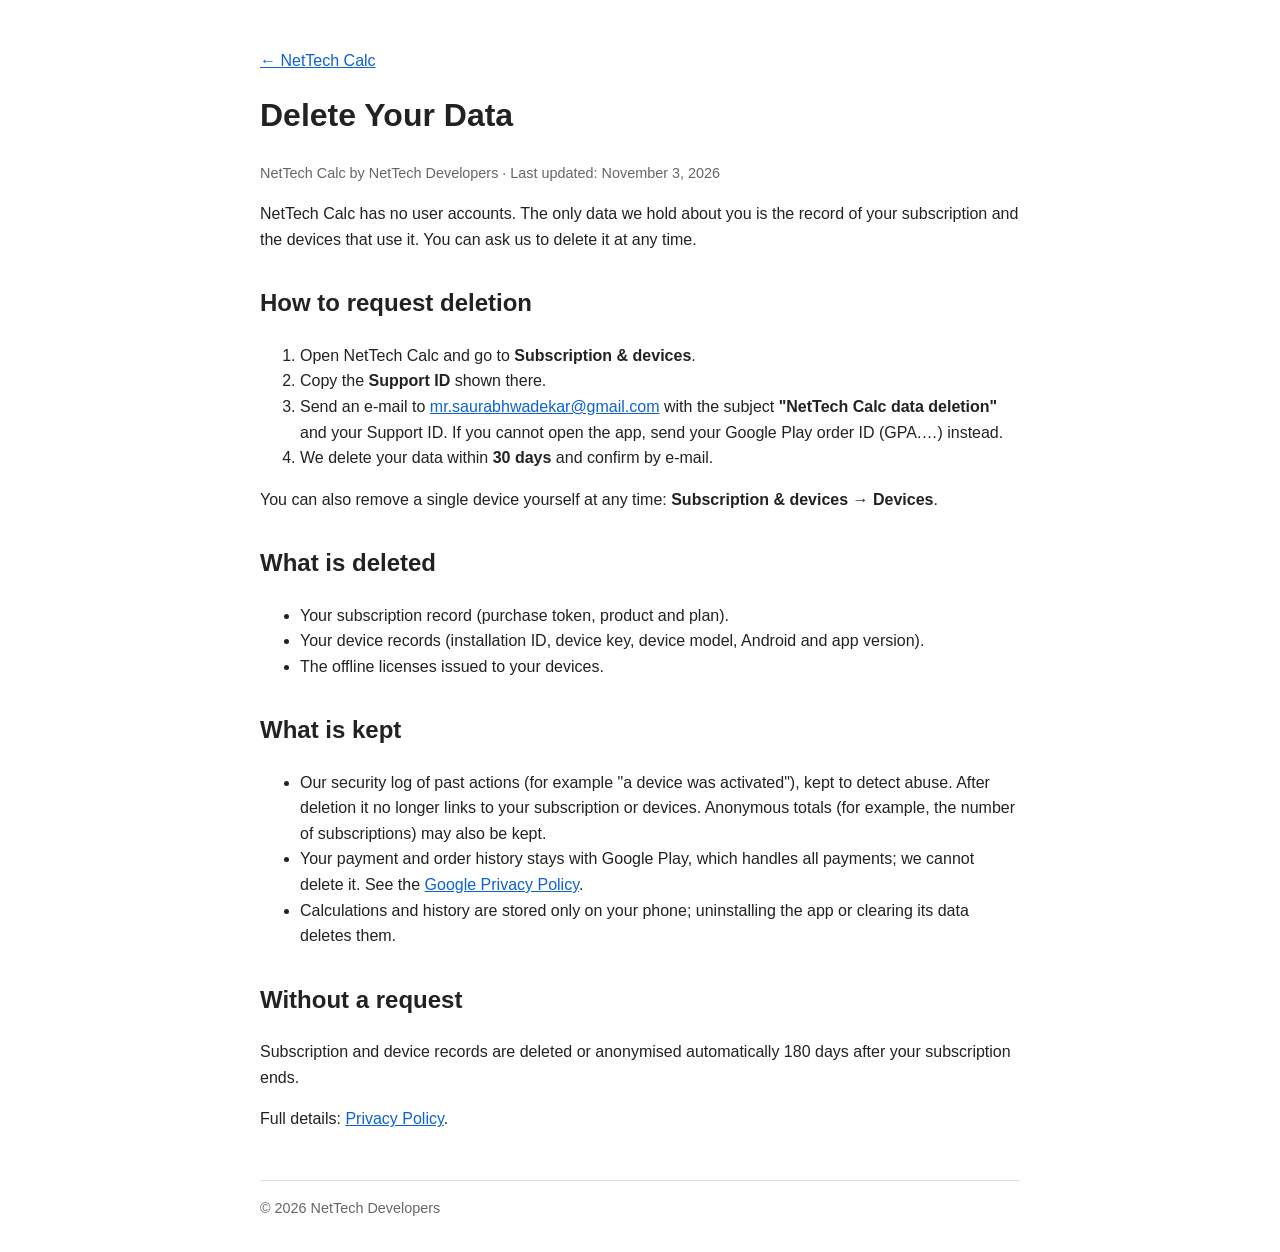
<file: nettech-calc/delete-data/index.html>
<!DOCTYPE html>
<html lang="en">

<head>
  <meta charset="UTF-8">
  <meta name="viewport" content="width=device-width, initial-scale=1.0">
  <title>NetTech Calc - Delete Your Data</title>
  <link rel="stylesheet" href="../../style.css">
</head>

<body>
  <main>
    <p><a href="../">&larr; NetTech Calc</a></p>

    <h1>Delete Your Data</h1>
    <p class="muted">NetTech Calc by NetTech Developers &middot; Last updated: November 3, 2026</p>

    <p>
      NetTech Calc has no user accounts. The only data we hold about you is
      the record of your subscription and the devices that use it. You can
      ask us to delete it at any time.
    </p>

    <h2>How to request deletion</h2>
    <ol>
      <li>Open NetTech Calc and go to <strong>Subscription &amp; devices</strong>.</li>
      <li>Copy the <strong>Support ID</strong> shown there.</li>
      <li>Send an e-mail to
        <a href="mailto:mr.saurabhwadekar@gmail.com?subject=NetTech%20Calc%20data%20deletion">mr.saurabhwadekar@gmail.com</a>
        with the subject <strong>"NetTech Calc data deletion"</strong> and your Support ID. If you cannot open the app,
        send your Google Play order ID (GPA.&hellip;) instead.</li>
      <li>We delete your data within <strong>30 days</strong> and confirm by e-mail.</li>
    </ol>
    <p>
      You can also remove a single device yourself at any time:
      <strong>Subscription &amp; devices &rarr; Devices</strong>.
    </p>

    <h2>What is deleted</h2>
    <ul>
      <li>Your subscription record (purchase token, product and plan).</li>
      <li>Your device records (installation ID, device key, device model, Android and app version).</li>
      <li>The offline licenses issued to your devices.</li>
    </ul>

    <h2>What is kept</h2>
    <ul>
      <li>Our security log of past actions (for example "a device was activated"), kept to detect abuse. After deletion
        it no longer links to your subscription or devices. Anonymous totals (for example, the number of subscriptions)
        may also be kept.</li>
      <li>Your payment and order history stays with Google Play, which handles all payments; we cannot delete it. See the
        <a href="https://policies.google.com/privacy" target="_blank" rel="noopener">Google Privacy Policy</a>.</li>
      <li>Calculations and history are stored only on your phone; uninstalling the app or clearing its data deletes them.
      </li>
    </ul>

    <h2>Without a request</h2>
    <p>
      Subscription and device records are deleted or anonymised automatically
      180 days after your subscription ends.
    </p>

    <p>Full details: <a href="../privacy/">Privacy Policy</a>.</p>

    <footer class="muted">
      &copy; 2026 NetTech Developers
    </footer>
  </main>
</body>

</html>
</file>
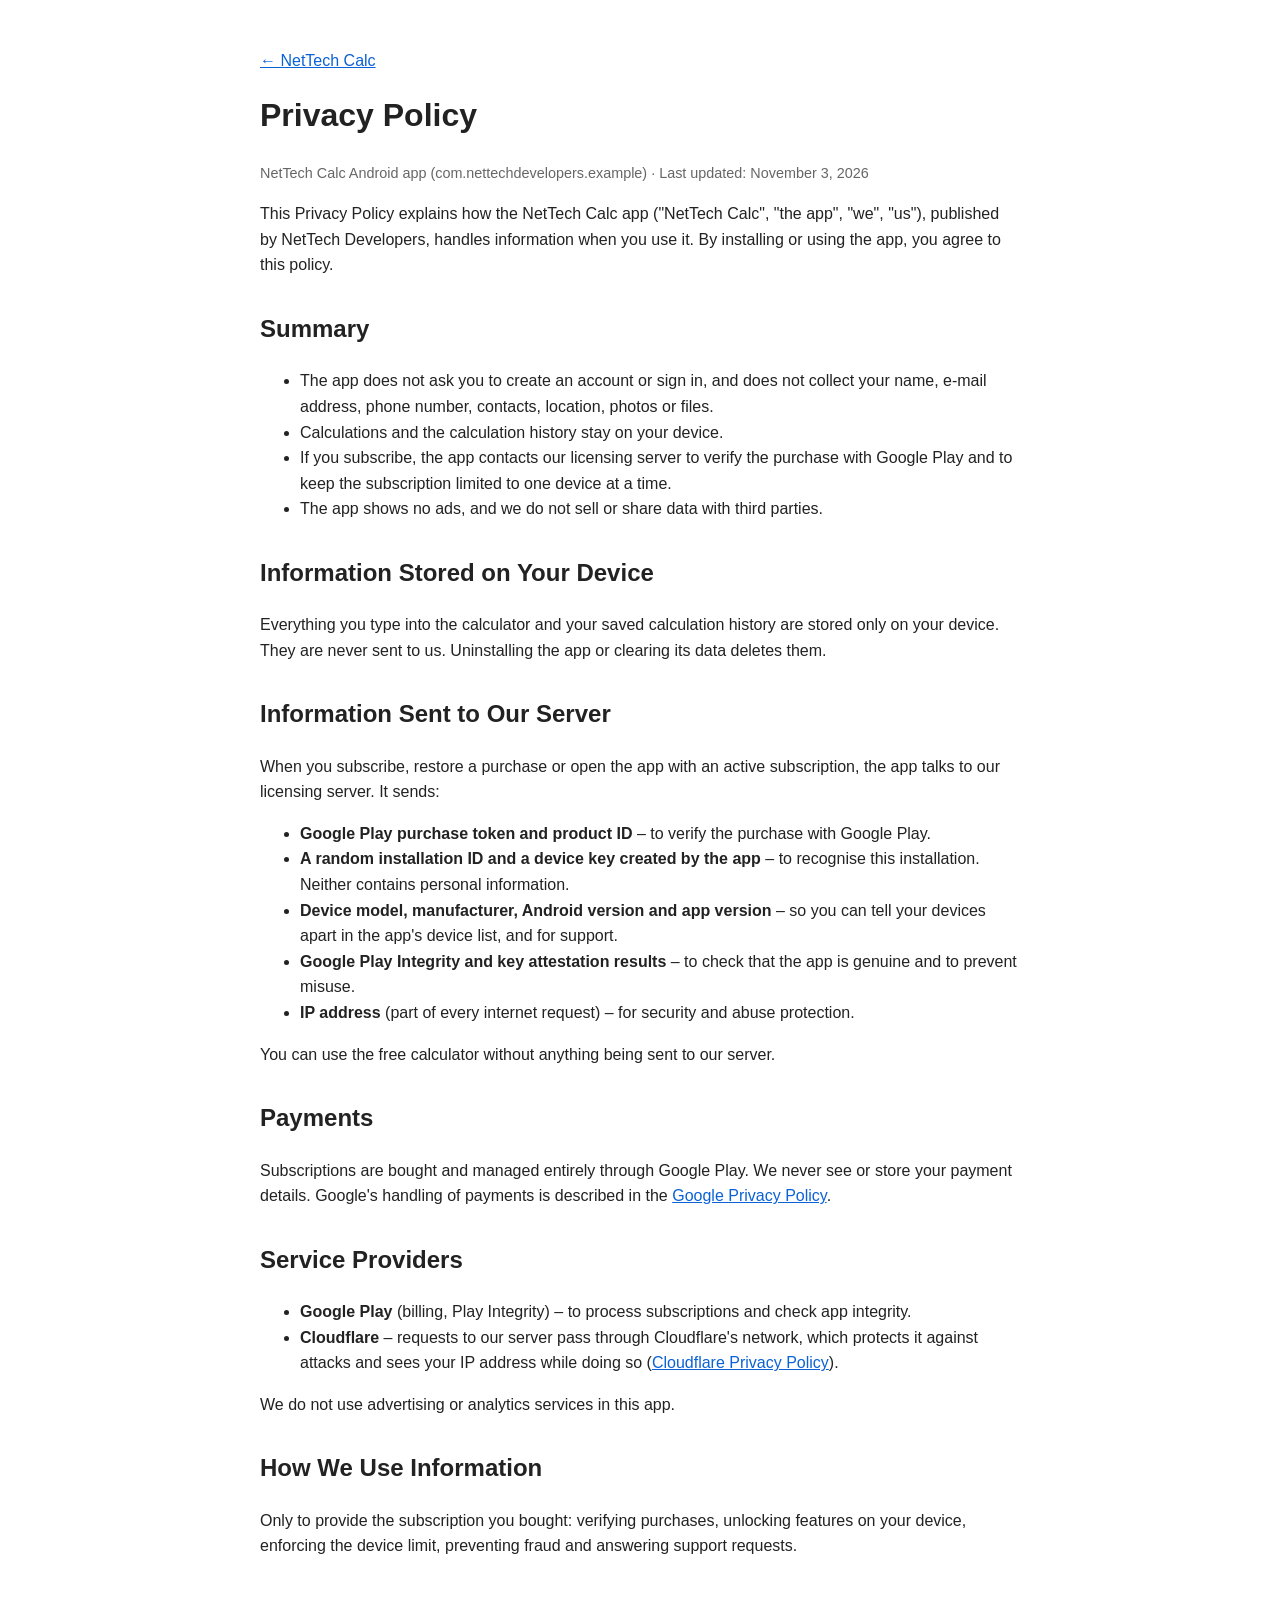
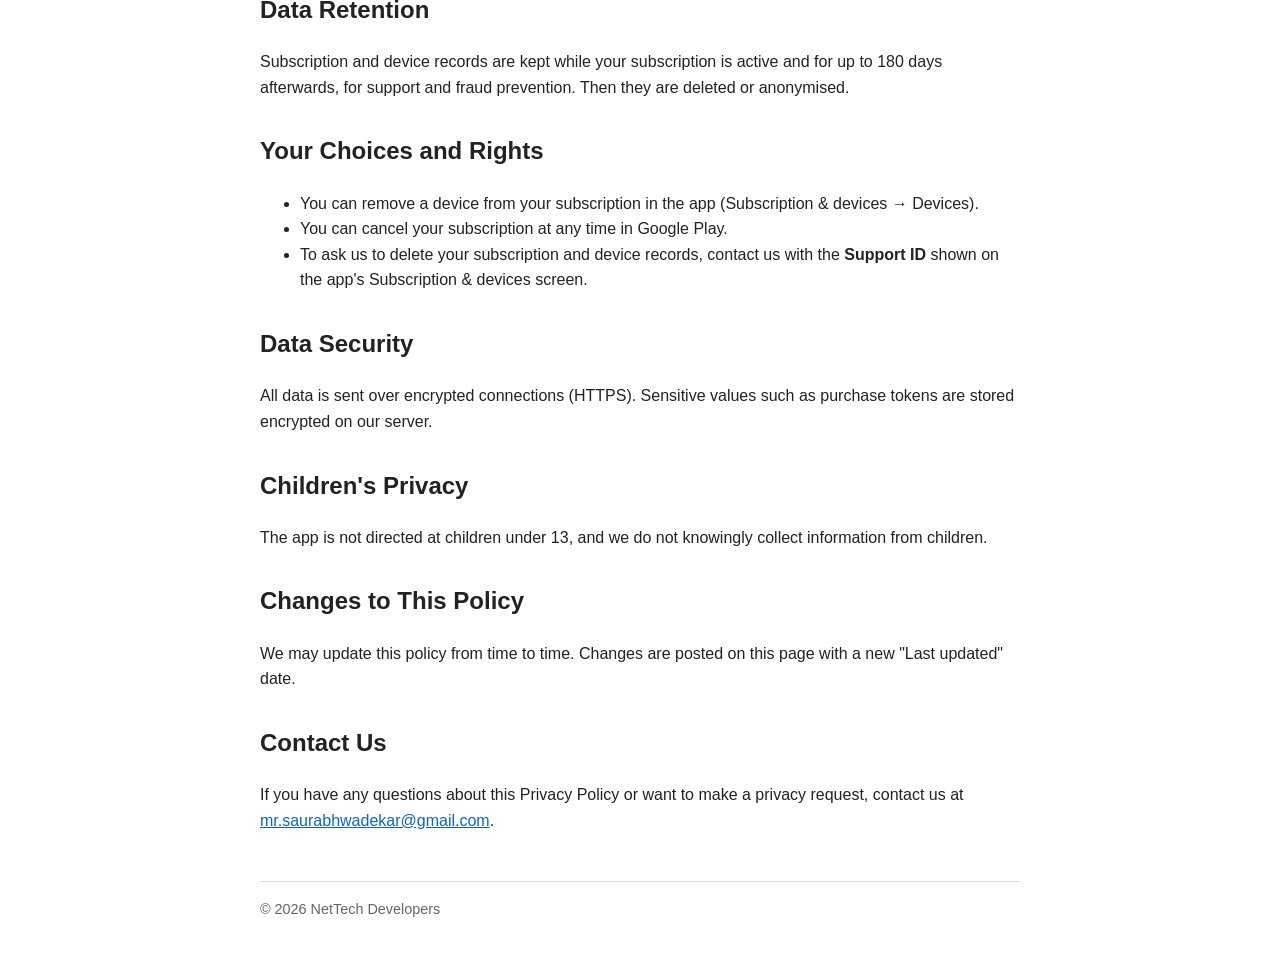
<file: nettech-calc/privacy/index.html>
<!DOCTYPE html>
<html lang="en">

<head>
  <meta charset="UTF-8">
  <meta name="viewport" content="width=device-width, initial-scale=1.0">
  <title>NetTech Calc - Privacy Policy</title>
  <link rel="stylesheet" href="../../style.css">
</head>

<body>
  <main>
    <p><a href="../">&larr; NetTech Calc</a></p>

    <h1>Privacy Policy</h1>
    <p class="muted">NetTech Calc Android app (com.nettechdevelopers.example) &middot; Last updated: November 3, 2026</p>

    <p>
      This Privacy Policy explains how the NetTech Calc app ("NetTech Calc",
      "the app", "we", "us"), published by NetTech Developers, handles
      information when you use it. By installing or using the app, you agree
      to this policy.
    </p>

    <h2>Summary</h2>
    <ul>
      <li>The app does not ask you to create an account or sign in, and does not collect your name, e-mail address,
        phone number, contacts, location, photos or files.</li>
      <li>Calculations and the calculation history stay on your device.</li>
      <li>If you subscribe, the app contacts our licensing server to verify the purchase with Google Play and to keep
        the subscription limited to one device at a time.</li>
      <li>The app shows no ads, and we do not sell or share data with third parties.</li>
    </ul>

    <h2>Information Stored on Your Device</h2>
    <p>
      Everything you type into the calculator and your saved calculation
      history are stored only on your device. They are never sent to us.
      Uninstalling the app or clearing its data deletes them.
    </p>

    <h2>Information Sent to Our Server</h2>
    <p>
      When you subscribe, restore a purchase or open the app with an active
      subscription, the app talks to our licensing server. It sends:
    </p>
    <ul>
      <li><strong>Google Play purchase token and product ID</strong> &ndash; to verify the purchase with Google Play.</li>
      <li><strong>A random installation ID and a device key created by the app</strong> &ndash; to recognise this
        installation. Neither contains personal information.</li>
      <li><strong>Device model, manufacturer, Android version and app version</strong> &ndash; so you can tell your
        devices apart in the app's device list, and for support.</li>
      <li><strong>Google Play Integrity and key attestation results</strong> &ndash; to check that the app is genuine
        and to prevent misuse.</li>
      <li><strong>IP address</strong> (part of every internet request) &ndash; for security and abuse protection.</li>
    </ul>
    <p>
      You can use the free calculator without anything being sent to our
      server.
    </p>

    <h2>Payments</h2>
    <p>
      Subscriptions are bought and managed entirely through Google Play. We
      never see or store your payment details. Google's handling of payments
      is described in the
      <a href="https://policies.google.com/privacy" target="_blank" rel="noopener">Google Privacy Policy</a>.
    </p>

    <h2>Service Providers</h2>
    <ul>
      <li><strong>Google Play</strong> (billing, Play Integrity) &ndash; to process subscriptions and check app
        integrity.</li>
      <li><strong>Cloudflare</strong> &ndash; requests to our server pass through Cloudflare's network, which protects
        it against attacks and sees your IP address while doing so
        (<a href="https://www.cloudflare.com/privacypolicy/" target="_blank" rel="noopener">Cloudflare Privacy
          Policy</a>).</li>
    </ul>
    <p>We do not use advertising or analytics services in this app.</p>

    <h2>How We Use Information</h2>
    <p>
      Only to provide the subscription you bought: verifying purchases,
      unlocking features on your device, enforcing the device limit, preventing
      fraud and answering support requests.
    </p>

    <h2>Data Retention</h2>
    <p>
      Subscription and device records are kept while your subscription is
      active and for up to 180 days afterwards, for support and fraud
      prevention. Then they are deleted or anonymised.
    </p>

    <h2>Your Choices and Rights</h2>
    <ul>
      <li>You can remove a device from your subscription in the app (Subscription &amp; devices &rarr; Devices).</li>
      <li>You can cancel your subscription at any time in Google Play.</li>
      <li>To ask us to delete your subscription and device records, contact us with the <strong>Support ID</strong>
        shown on the app's Subscription &amp; devices screen.</li>
    </ul>

    <h2>Data Security</h2>
    <p>
      All data is sent over encrypted connections (HTTPS). Sensitive values
      such as purchase tokens are stored encrypted on our server.
    </p>

    <h2>Children's Privacy</h2>
    <p>
      The app is not directed at children under 13, and we do not knowingly
      collect information from children.
    </p>

    <h2>Changes to This Policy</h2>
    <p>
      We may update this policy from time to time. Changes are posted on this
      page with a new "Last updated" date.
    </p>

    <h2>Contact Us</h2>
    <p>
      If you have any questions about this Privacy Policy or want to make a
      privacy request, contact us at
      <a href="mailto:mr.saurabhwadekar@gmail.com">mr.saurabhwadekar@gmail.com</a>.
    </p>

    <footer class="muted">
      &copy; 2026 NetTech Developers
    </footer>
  </main>
</body>

</html>
</file>
<file: style.css>
body {
  margin: 0;
  font-family: -apple-system, BlinkMacSystemFont, "Segoe UI", Roboto, sans-serif;
  line-height: 1.6;
  color: #222;
  background: #fff;
}

main {
  max-width: 760px;
  margin: 0 auto;
  padding: 32px 16px;
}

h1 { margin-top: 0; }
h2 { margin-top: 32px; }

a { color: #0b62d6; }

.list {
  padding-left: 20px;
}

.list li {
  margin: 8px 0;
}

.muted {
  color: #666;
  font-size: 0.9em;
}

footer {
  margin-top: 48px;
  padding-top: 16px;
  border-top: 1px solid #ddd;
}

@media (prefers-color-scheme: dark) {
  body { color: #ddd; background: #121212; }
  a { color: #6aa8ff; }
  .muted { color: #999; }
  footer { border-color: #333; }
}
</file>
